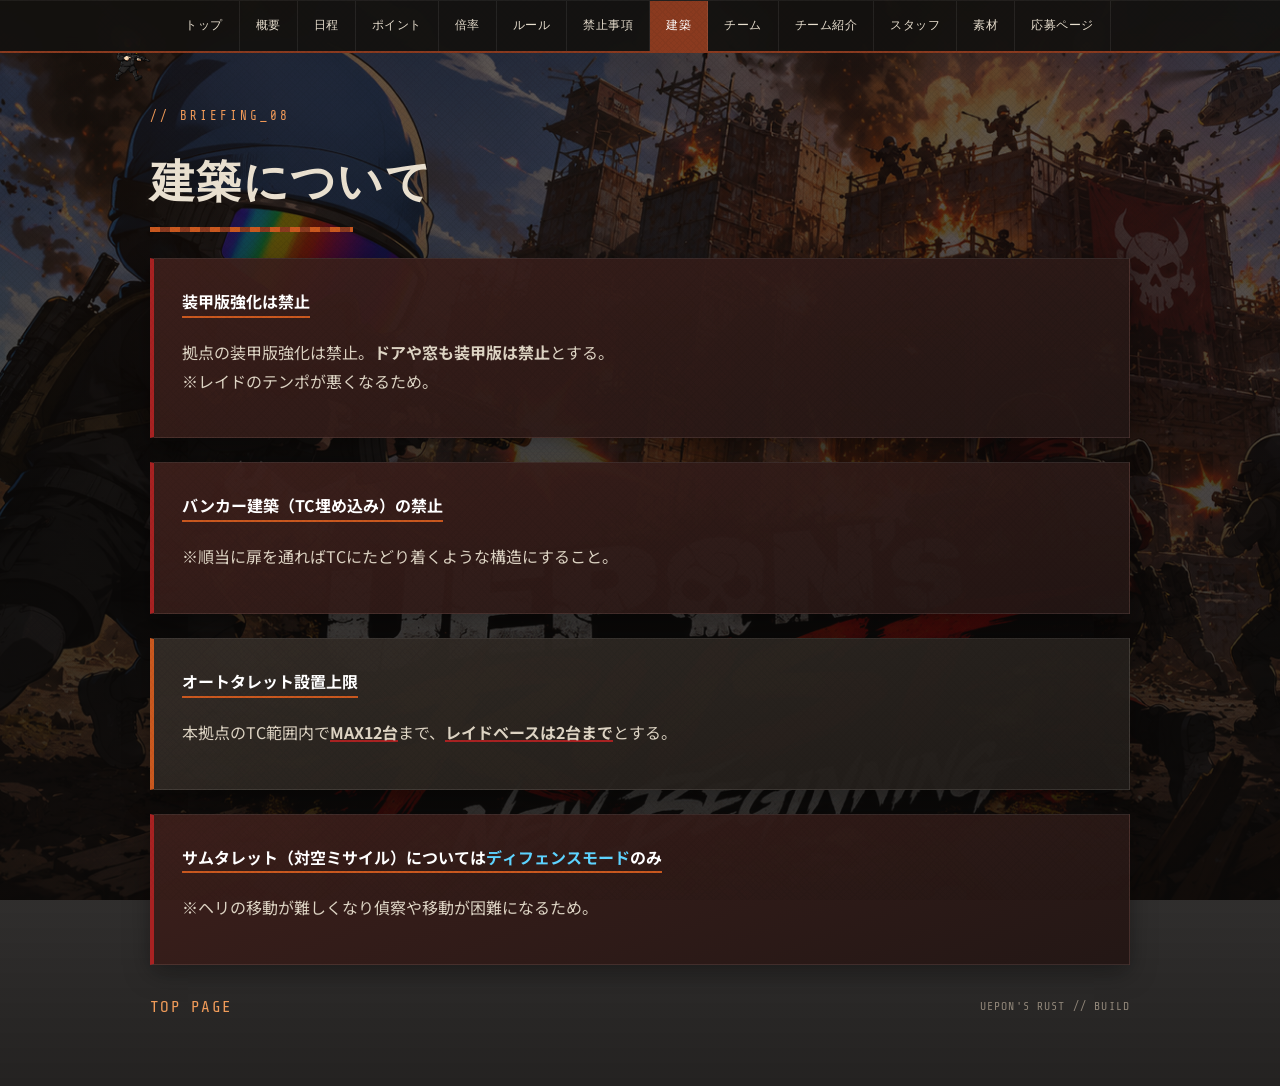
<file: build.html>
<!DOCTYPE html>
<html lang="ja">
<head>
  <meta charset="UTF-8">
  <meta name="viewport" content="width=device-width, initial-scale=1.0">
  <title>建築 | UEPON'S RUST</title>
  <link rel="stylesheet" href="styles.css">
</head>
<body>
  <nav class="site-nav" aria-label="ページナビゲーション">
    <button class="nav-toggle" type="button" aria-expanded="false" aria-controls="site-nav-links" aria-label="メニューを開く">
      <span></span><span></span><span></span>
    </button>
    <div class="nav-links" id="site-nav-links">
      <a href="index.html">トップ</a>
      <a href="overview.html">概要</a>
      <a href="schedule.html">日程</a>
      <a href="points.html">ポイント</a>
      <a href="items.html">倍率</a>
      <a href="repair.html">ルール</a>
      <a href="rules.html">禁止事項</a>
      <a href="build.html" aria-current="page">建築</a>
      <a href="teams.html">チーム</a>
      <a href="team-intro.html">チーム紹介</a>
      <a href="staff.html">スタッフ</a>
      <a href="materials.html">素材</a>
      <a href="detail.html">応募ページ</a>
    </div>
  </nav>
  <main class="content-wrap">
    <header class="page-head">
      <p class="page-tag">// BRIEFING_08</p>
      <h1 class="page-title wave-text">建築について</h1>
    </header>
    <section class="card prohibit">
      <span class="rule-strong">装甲版強化は禁止</span>
      <p class="body-text">拠点の装甲版強化は禁止。<strong>ドアや窓も装甲版は禁止</strong>とする。<br>※レイドのテンポが悪くなるため。</p>
    </section>
    <section class="card prohibit">
      <span class="rule-strong">バンカー建築（TC埋め込み）の禁止</span>
      <p class="body-text">※順当に扉を通ればTCにたどり着くような構造にすること。</p>
    </section>
    <section class="card">
      <span class="rule-strong">オートタレット設置上限</span>
      <p class="body-text">本拠点のTC範囲内で<strong style="text-decoration:underline;text-decoration-color:var(--blood);text-decoration-thickness:2px;">MAX12台</strong>まで、<strong style="text-decoration:underline;text-decoration-color:var(--blood);text-decoration-thickness:2px;">レイドベースは2台まで</strong>とする。</p>
    </section>
    <section class="card prohibit">
      <span class="rule-strong">サムタレット（対空ミサイル）については<span class="wave-text neon-blue">ディフェンスモード</span>のみ</span>
      <p class="body-text">※ヘリの移動が難しくなり偵察や移動が困難になるため。</p>
    </section>
    <footer class="page-footer">
      <a class="back-link" href="index.html">TOP PAGE</a>
      <span class="footer-note">UEPON'S RUST // BUILD</span>
    </footer>
  </main>
  <script src="site.js"></script>
</body>
</html>
</file>
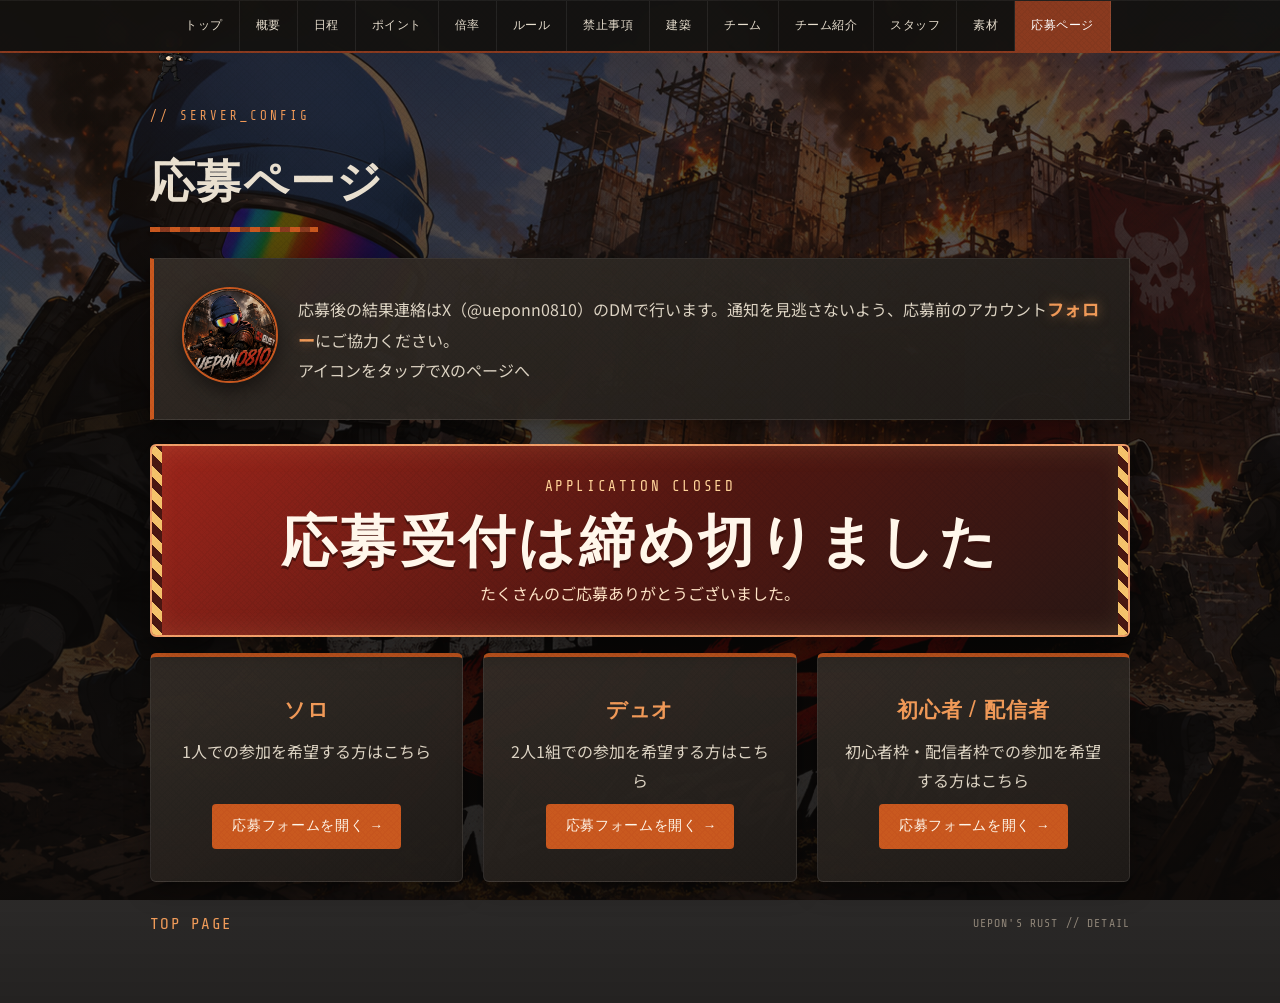
<file: detail.html>
<!DOCTYPE html>
<html lang="ja">
<head>
  <meta charset="UTF-8">
  <meta name="viewport" content="width=device-width, initial-scale=1.0">
  <title>応募ページ | UEPON'S RUST</title>
  <link rel="stylesheet" href="styles.css">
</head>
<body>
  <nav class="site-nav" aria-label="ページナビゲーション">
    <button class="nav-toggle" type="button" aria-expanded="false" aria-controls="site-nav-links" aria-label="メニューを開く">
      <span></span><span></span><span></span>
    </button>
    <div class="nav-links" id="site-nav-links">
      <a href="index.html">トップ</a>
      <a href="overview.html">概要</a>
      <a href="schedule.html">日程</a>
      <a href="points.html">ポイント</a>
      <a href="items.html">倍率</a>
      <a href="repair.html">ルール</a>
      <a href="rules.html">禁止事項</a>
      <a href="build.html">建築</a>
      <a href="teams.html">チーム</a>
      <a href="team-intro.html">チーム紹介</a>
      <a href="staff.html">スタッフ</a>
      <a href="materials.html">素材</a>
      <a href="detail.html" aria-current="page">応募ページ</a>
    </div>
  </nav>
  <main class="content-wrap">
    <header class="page-head">
      <p class="page-tag">// SERVER_CONFIG</p>
      <h1 class="page-title wave-text">応募ページ</h1>
    </header>
    <section class="card credit-card">
      <a href="https://x.com/ueponn0810" target="_blank" rel="noopener noreferrer" aria-label="uepon0810のX（旧Twitter）">
        <img class="staff-icon credit-icon" src="images/image.png" alt="uepon0810">
      </a>
      <p class="body-text credit-text">応募後の結果連絡はX（@ueponn0810）のDMで行います。通知を見逃さないよう、応募前のアカウント<strong class="credit-highlight">フォロー</strong>にご協力ください。<br>アイコンをタップでXのページへ</p>
    </section>
    <section class="application-closed" aria-labelledby="application-closed-title">
      <p class="application-closed-label">APPLICATION CLOSED</p>
      <h2 id="application-closed-title">応募受付は締め切りました</h2>
      <p>たくさんのご応募ありがとうございました。</p>
    </section>
    <section class="apply-grid">
      <a class="apply-card" href="https://docs.google.com/forms/d/e/1FAIpQLSdvBUOaVKyVZKFLznzdGxGQhQuqgrHexVv8iwfgIkII6BomWw/viewform" target="_blank" rel="noopener">
        <h3>ソロ</h3>
        <p>1人での参加を希望する方はこちら</p>
        <span class="apply-card-btn">応募フォームを開く →</span>
      </a>
      <a class="apply-card" href="https://docs.google.com/forms/d/e/1FAIpQLSfI4VsIEU5is7J_K5A9IdsANBz9FNFXt0cmeDTkFGzAHpABIg/viewform" target="_blank" rel="noopener">
        <h3>デュオ</h3>
        <p>2人1組での参加を希望する方はこちら</p>
        <span class="apply-card-btn">応募フォームを開く →</span>
      </a>
      <a class="apply-card" href="https://docs.google.com/forms/d/e/1FAIpQLSciVh-tb5W-Yo8VQEkkQUWAiIVCRdCG4NmJElP8CouzZdhleQ/viewform" target="_blank" rel="noopener">
        <h3>初心者 / 配信者</h3>
        <p>初心者枠・配信者枠での参加を希望する方はこちら</p>
        <span class="apply-card-btn">応募フォームを開く →</span>
      </a>
    </section>
    <footer class="page-footer">
      <a class="back-link" href="index.html">TOP PAGE</a>
      <span class="footer-note">UEPON'S RUST // DETAIL</span>
    </footer>
  </main>
  <script src="site.js"></script>
</body>
</html>
</file>
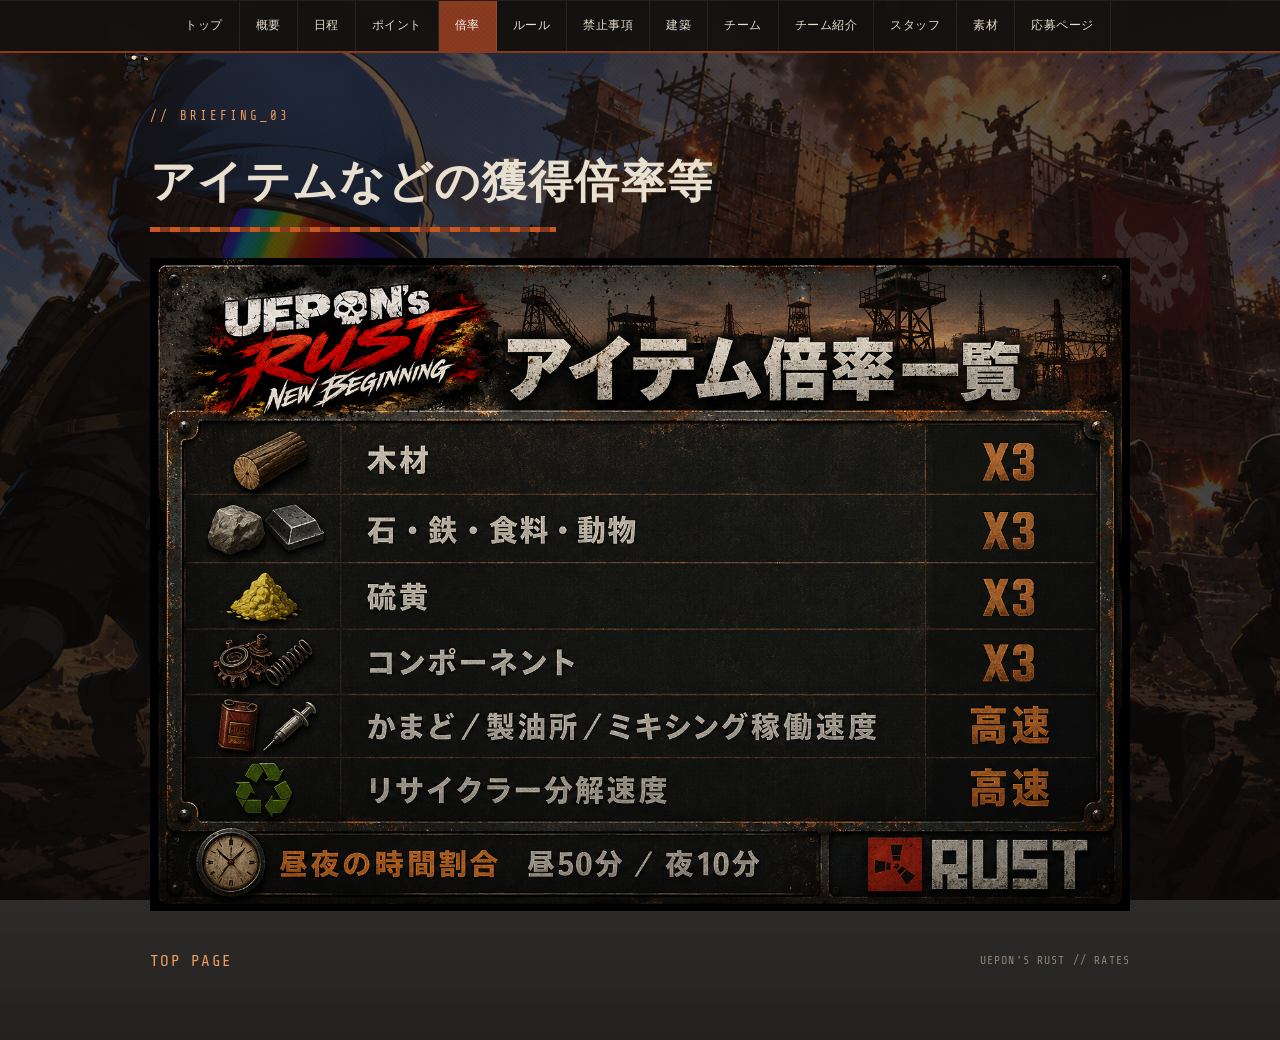
<file: items.html>
<!DOCTYPE html>
<html lang="ja">
<head>
  <meta charset="UTF-8">
  <meta name="viewport" content="width=device-width, initial-scale=1.0">
  <title>倍率 | UEPON'S RUST</title>
  <link rel="stylesheet" href="styles.css">
</head>
<body>
  <nav class="site-nav" aria-label="ページナビゲーション">
    <button class="nav-toggle" type="button" aria-expanded="false" aria-controls="site-nav-links" aria-label="メニューを開く">
      <span></span><span></span><span></span>
    </button>
    <div class="nav-links" id="site-nav-links">
      <a href="index.html">トップ</a>
      <a href="overview.html">概要</a>
      <a href="schedule.html">日程</a>
      <a href="points.html">ポイント</a>
      <a href="items.html" aria-current="page">倍率</a>
      <a href="repair.html">ルール</a>
      <a href="rules.html">禁止事項</a>
      <a href="build.html">建築</a>
      <a href="teams.html">チーム</a>
      <a href="team-intro.html">チーム紹介</a>
      <a href="staff.html">スタッフ</a>
      <a href="materials.html">素材</a>
      <a href="detail.html">応募ページ</a>
    </div>
  </nav>
  <main class="content-wrap">
    <header class="page-head">
      <p class="page-tag">// BRIEFING_03</p>
      <h1 class="page-title wave-text">アイテムなどの獲得倍率等</h1>
    </header>
    <img src="images/72c08efe-a016-4523-9c6c-4c55e468b496.png" alt="アイテム倍率一覧" style="width:100%;">

    <footer class="page-footer">
      <a class="back-link" href="index.html">TOP PAGE</a>
      <span class="footer-note">UEPON'S RUST // RATES</span>
    </footer>
  </main>
  <script src="site.js"></script>
</body>
</html>
</file>
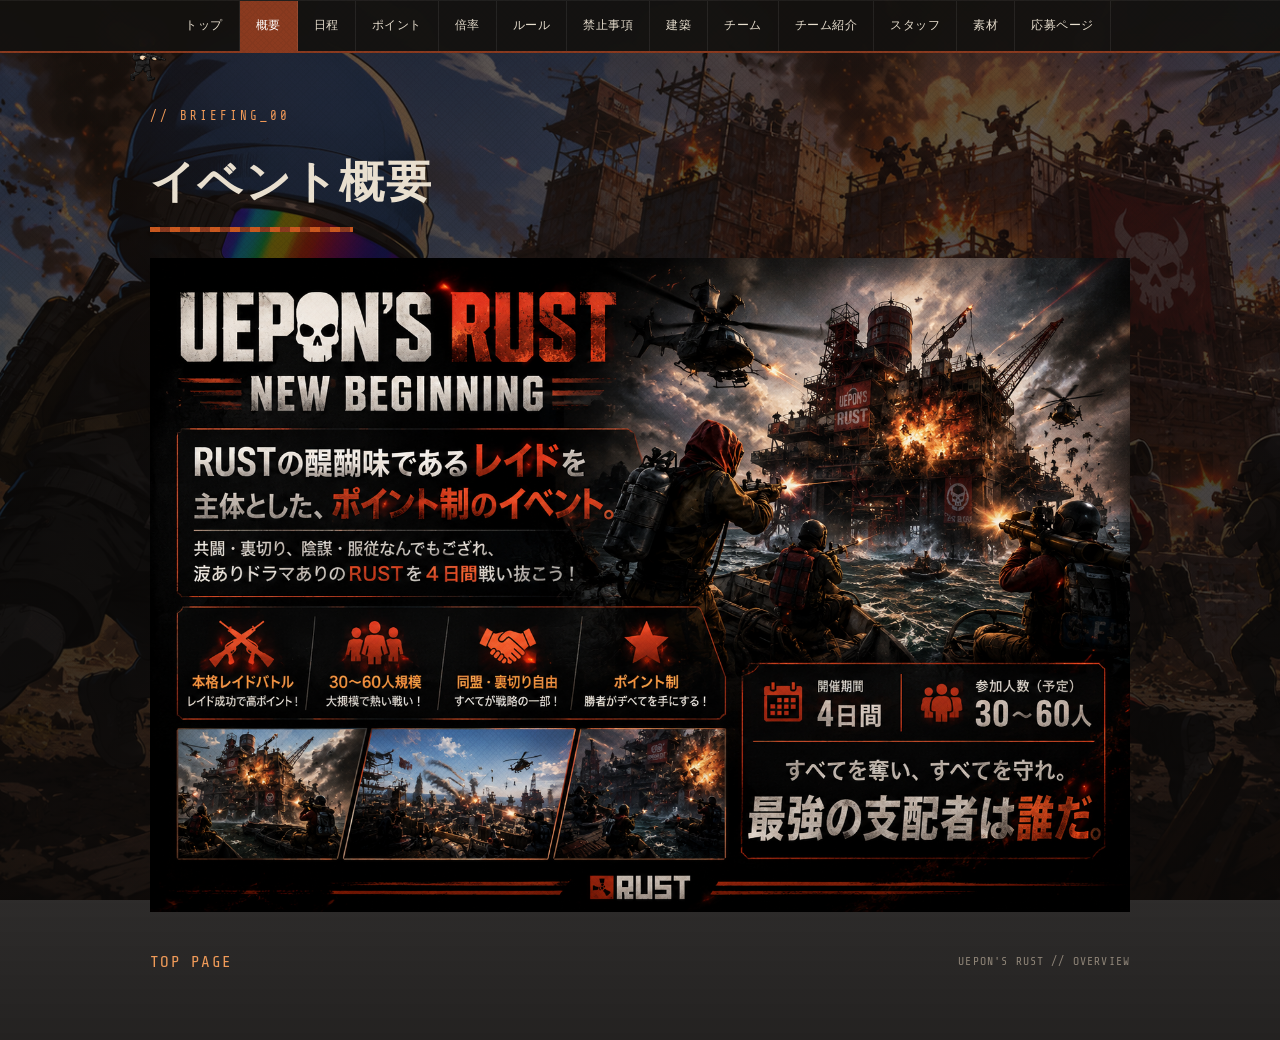
<file: overview.html>
<!DOCTYPE html>
<html lang="ja">
<head>
  <meta charset="UTF-8">
  <meta name="viewport" content="width=device-width, initial-scale=1.0">
  <title>概要 | UEPON'S RUST</title>
  <link rel="stylesheet" href="styles.css">
</head>
<body>
  <nav class="site-nav" aria-label="ページナビゲーション">
    <button class="nav-toggle" type="button" aria-expanded="false" aria-controls="site-nav-links" aria-label="メニューを開く">
      <span></span><span></span><span></span>
    </button>
    <div class="nav-links" id="site-nav-links">
      <a href="index.html">トップ</a>
      <a href="overview.html" aria-current="page">概要</a>
      <a href="schedule.html">日程</a>
      <a href="points.html">ポイント</a>
      <a href="items.html">倍率</a>
      <a href="repair.html">ルール</a>
      <a href="rules.html">禁止事項</a>
      <a href="build.html">建築</a>
      <a href="teams.html">チーム</a>
      <a href="team-intro.html">チーム紹介</a>
      <a href="staff.html">スタッフ</a>
      <a href="materials.html">素材</a>
      <a href="detail.html">応募ページ</a>
    </div>
  </nav>
  <main class="content-wrap">
    <header class="page-head">
      <p class="page-tag">// BRIEFING_00</p>
      <h1 class="page-title wave-text">イベント概要</h1>
    </header>
    <img src="images/e9fb9ddb-e484-4928-8b95-a6d942973f1f.png" alt="イベント概要" style="width:100%;">
    <footer class="page-footer">
      <a class="back-link" href="index.html">TOP PAGE</a>
      <span class="footer-note">UEPON'S RUST // OVERVIEW</span>
    </footer>
  </main>
  <script src="site.js"></script>
</body>
</html>
</file>
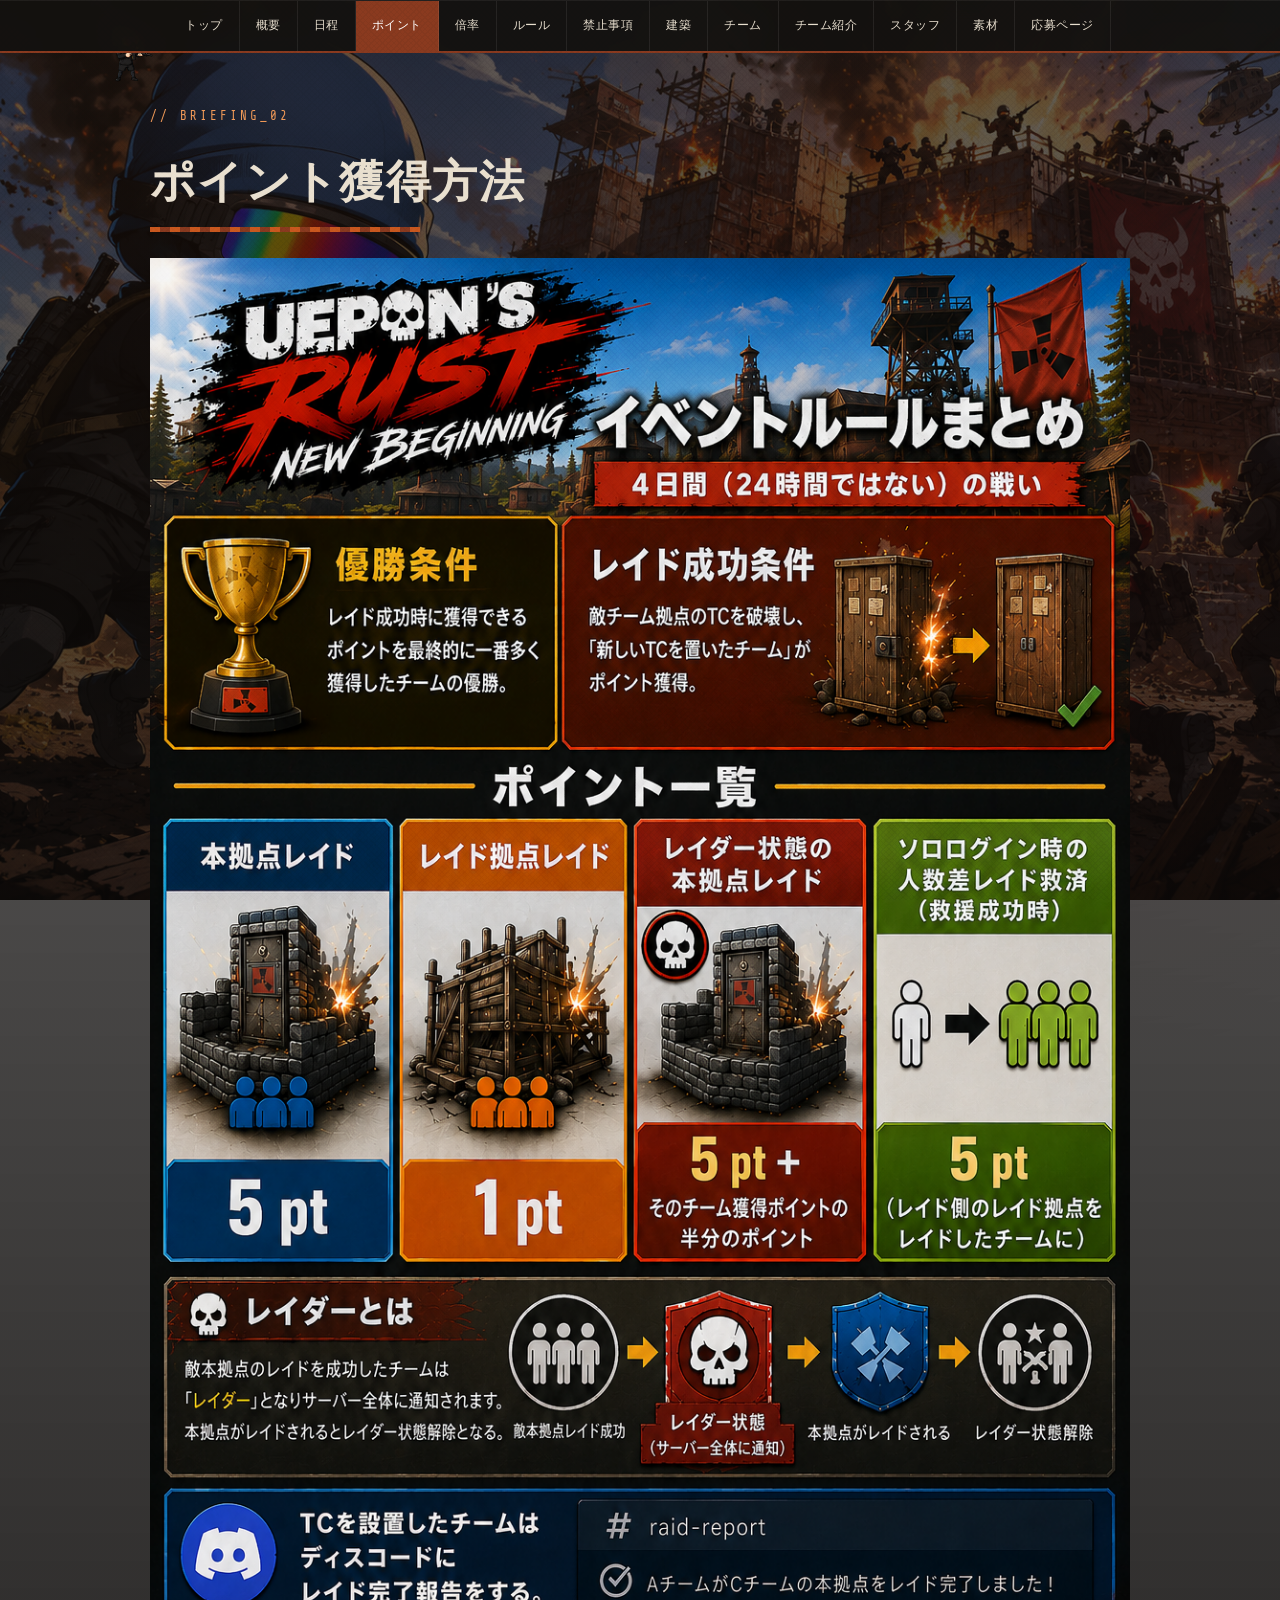
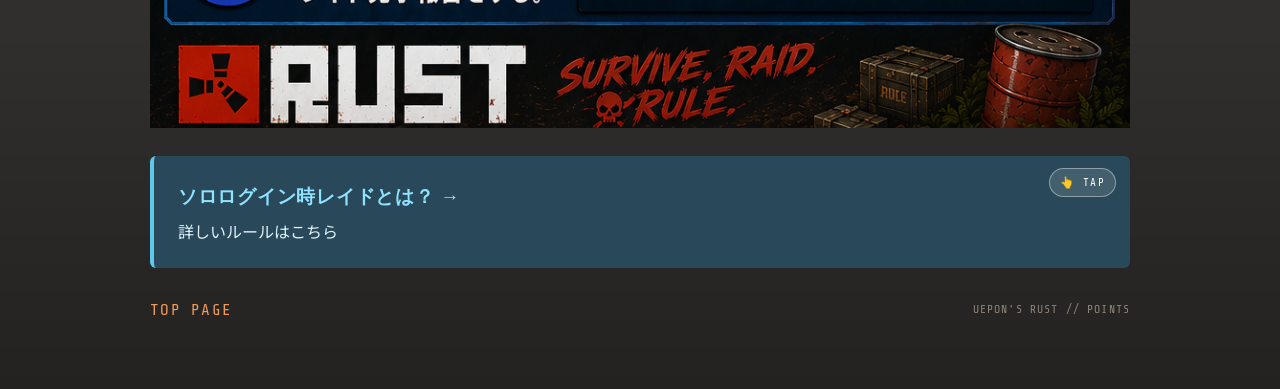
<file: points.html>
<!DOCTYPE html>
<html lang="ja">
<head>
  <meta charset="UTF-8">
  <meta name="viewport" content="width=device-width, initial-scale=1.0">
  <title>ポイント | UEPON'S RUST</title>
  <link rel="stylesheet" href="styles.css">
</head>
<body>
  <nav class="site-nav" aria-label="ページナビゲーション">
    <button class="nav-toggle" type="button" aria-expanded="false" aria-controls="site-nav-links" aria-label="メニューを開く">
      <span></span><span></span><span></span>
    </button>
    <div class="nav-links" id="site-nav-links">
      <a href="index.html">トップ</a>
      <a href="overview.html">概要</a>
      <a href="schedule.html">日程</a>
      <a href="points.html" aria-current="page">ポイント</a>
      <a href="items.html">倍率</a>
      <a href="repair.html">ルール</a>
      <a href="rules.html">禁止事項</a>
      <a href="build.html">建築</a>
      <a href="teams.html">チーム</a>
      <a href="team-intro.html">チーム紹介</a>
      <a href="staff.html">スタッフ</a>
      <a href="materials.html">素材</a>
      <a href="detail.html">応募ページ</a>
    </div>
  </nav>
  <main class="content-wrap">
    <header class="page-head">
      <p class="page-tag">// BRIEFING_02</p>
      <h1 class="page-title wave-text">ポイント獲得方法</h1>
    </header>
    <img src="images/7b16b026-3f58-4e4a-96c2-50368cde601c.png" alt="イベントルールまとめ" style="width:100%;">
    <a href="repair.html#solo-raid" class="solo-raid-link">
      <span class="tap-badge" aria-hidden="true">👆 TAP</span>
      <h3>ソロログイン時レイドとは？ <span class="solo-raid-arrow" aria-hidden="true">→</span></h3>
      <p>詳しいルールはこちら</p>
    </a>
    <footer class="page-footer">
      <a class="back-link" href="index.html">TOP PAGE</a>
      <span class="footer-note">UEPON'S RUST // POINTS</span>
    </footer>
  </main>
  <script src="site.js"></script>
</body>
</html>
</file>
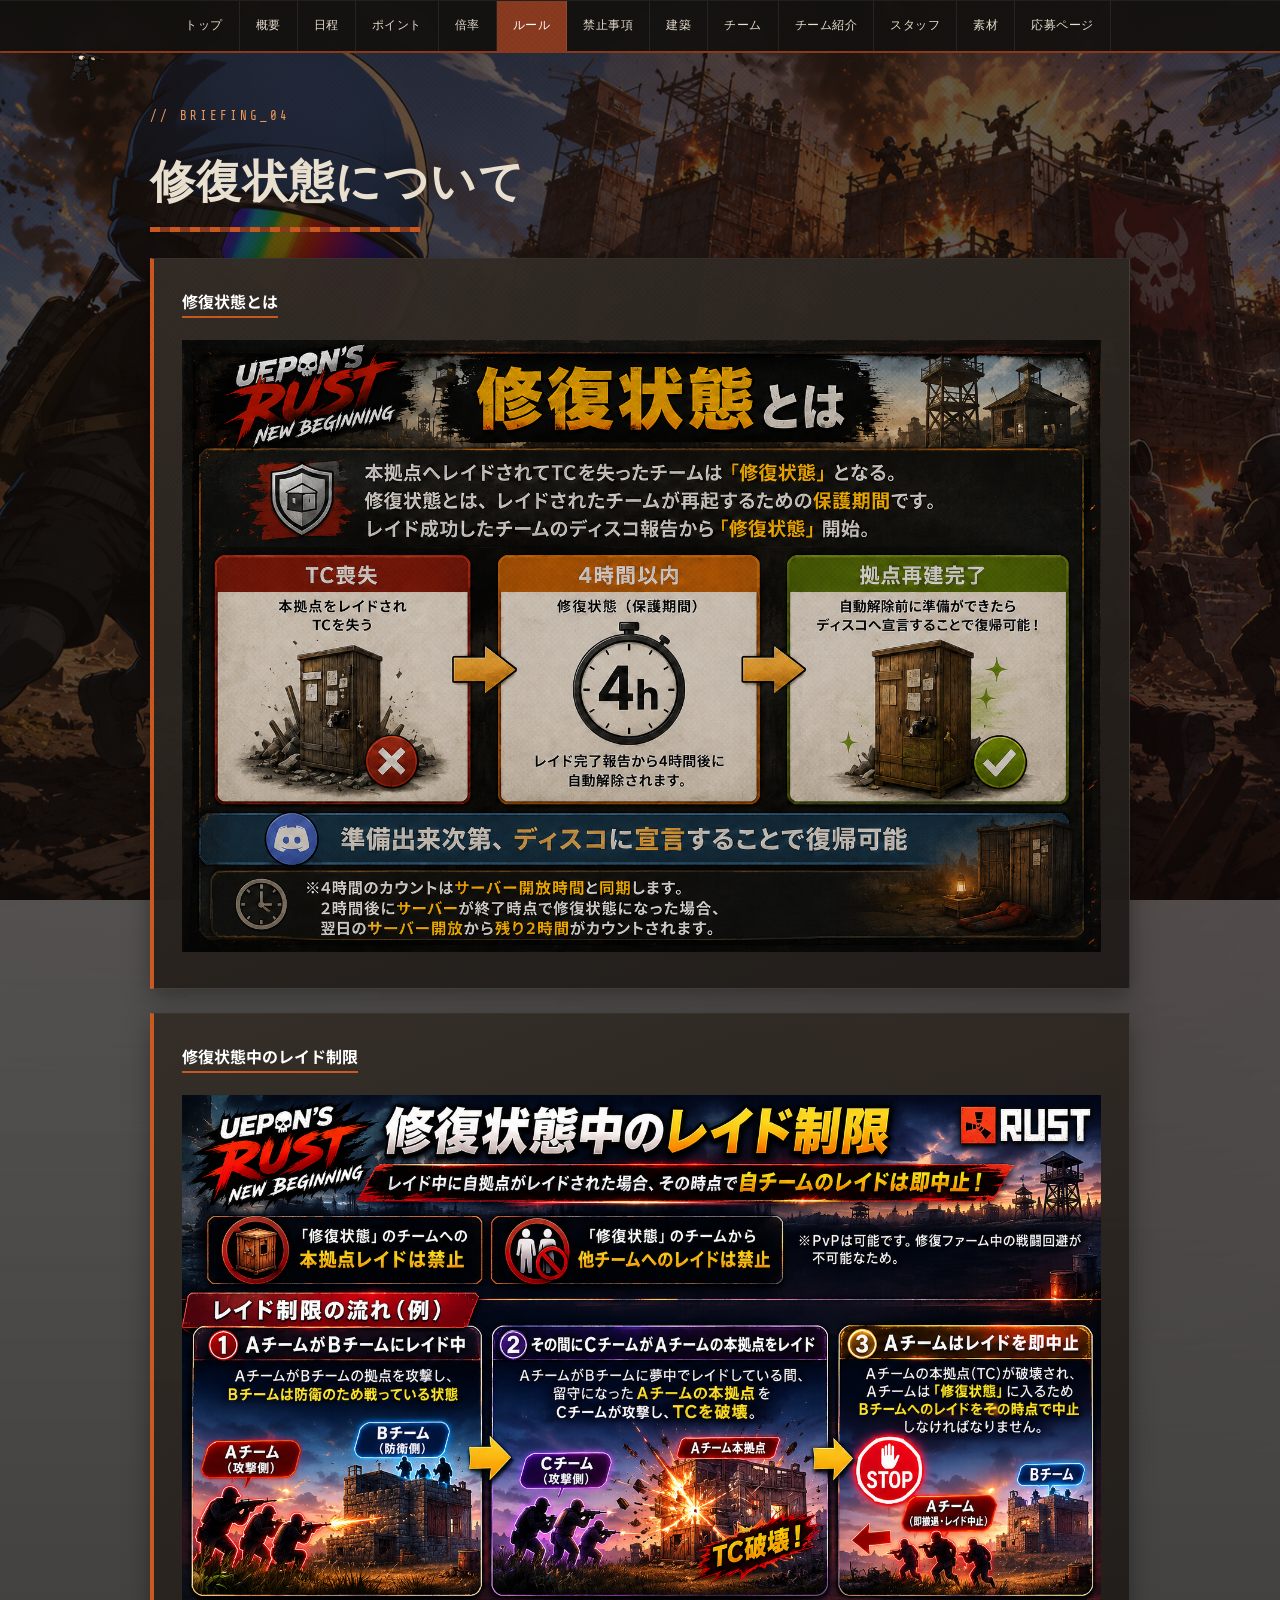
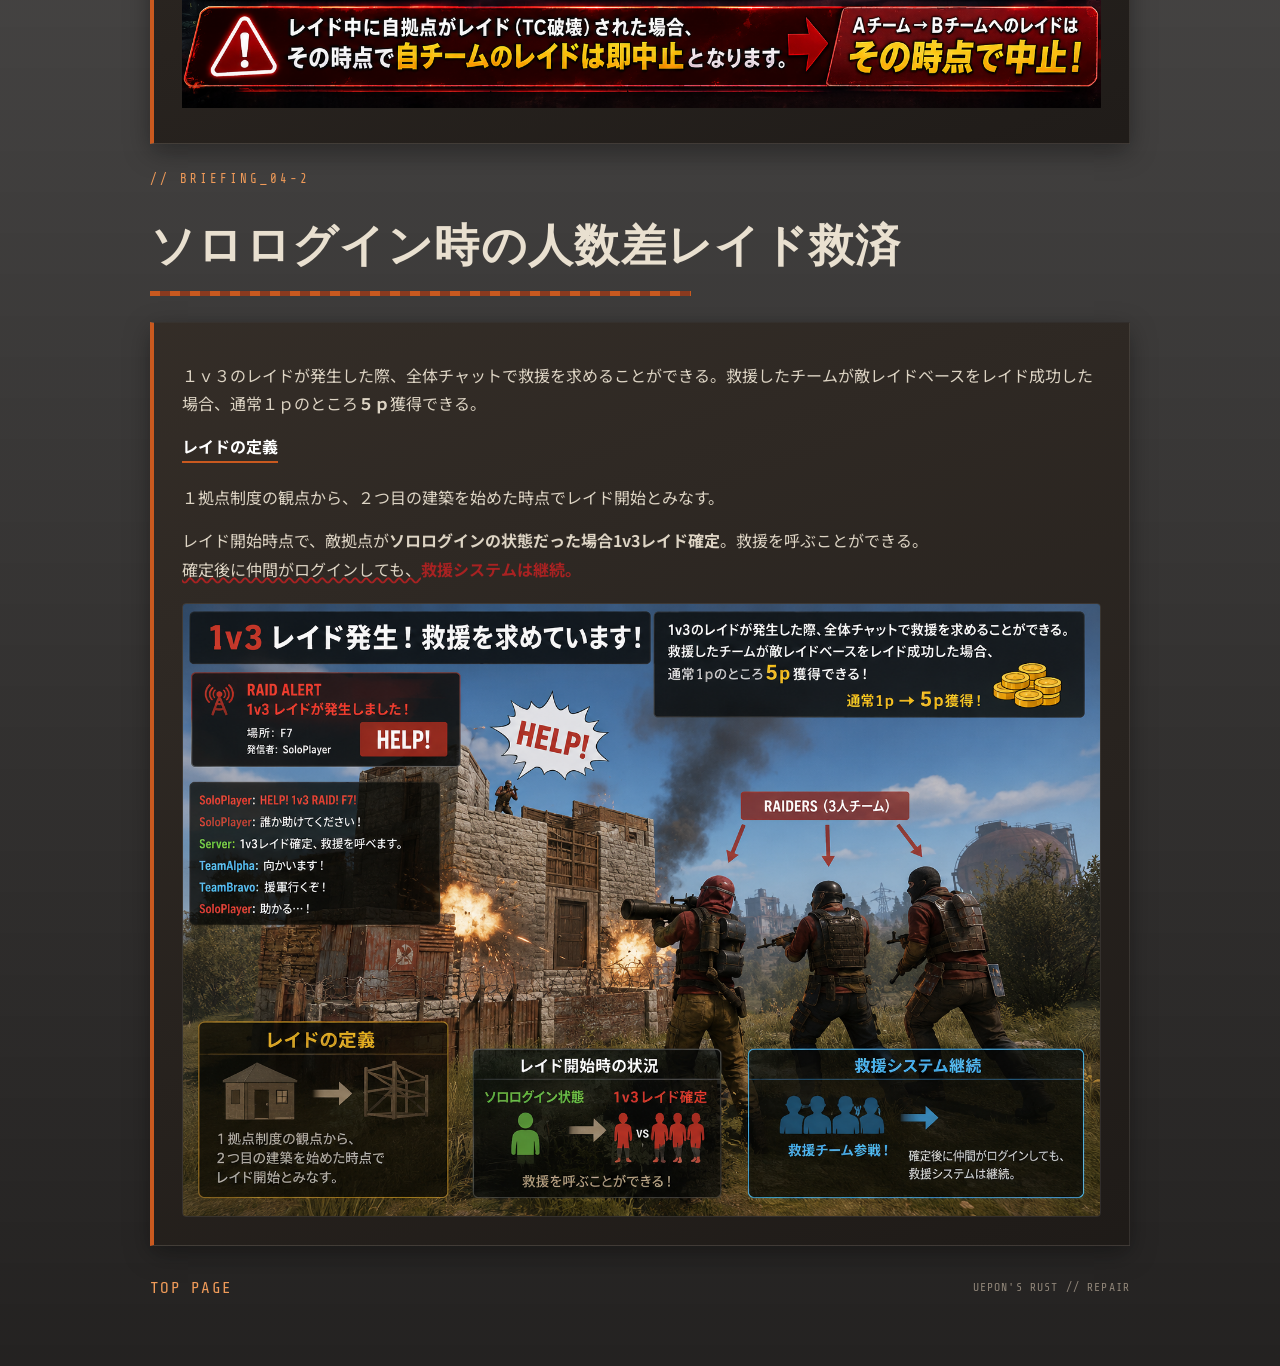
<file: repair.html>
<!DOCTYPE html>
<html lang="ja">
<head>
  <meta charset="UTF-8">
  <meta name="viewport" content="width=device-width, initial-scale=1.0">
  <title>修復ルール | UEPON'S RUST</title>
  <link rel="stylesheet" href="styles.css">
</head>
<body>
  <nav class="site-nav" aria-label="ページナビゲーション">
    <button class="nav-toggle" type="button" aria-expanded="false" aria-controls="site-nav-links" aria-label="メニューを開く">
      <span></span><span></span><span></span>
    </button>
    <div class="nav-links" id="site-nav-links">
      <a href="index.html">トップ</a>
      <a href="overview.html">概要</a>
      <a href="schedule.html">日程</a>
      <a href="points.html">ポイント</a>
      <a href="items.html">倍率</a>
      <a href="repair.html" aria-current="page">ルール</a>
      <a href="rules.html">禁止事項</a>
      <a href="build.html">建築</a>
      <a href="teams.html">チーム</a>
      <a href="team-intro.html">チーム紹介</a>
      <a href="staff.html">スタッフ</a>
      <a href="materials.html">素材</a>
      <a href="detail.html">応募ページ</a>
    </div>
  </nav>
  <main class="content-wrap">
    <header class="page-head">
      <p class="page-tag">// BRIEFING_04</p>
      <h1 class="page-title wave-text">修復状態について</h1>
    </header>
    <section class="card">
      <span class="rule-strong">修復状態とは</span>
      <img src="images/4375fd8a-a675-4c5c-8478-cbc4f2843568.png" alt="修復状態とは" style="width:100%;margin-top:12px;">
    </section>
    <section class="card">
      <span class="rule-strong">修復状態中のレイド制限</span>
      <img src="images/f946d5c3-fb66-4e26-88d4-5dd76dc6d696.png" alt="修復状態中のレイド制限" style="width:100%;margin-top:12px;">
    </section>
    <header class="page-head" id="solo-raid">
      <p class="page-tag">// BRIEFING_04-2</p>
      <h2 class="page-title wave-text">ソロログイン時の人数差レイド救済</h2>
    </header>
    <section class="card">
      <p class="body-text">１ｖ３のレイドが発生した際、全体チャットで救援を求めることができる。救援したチームが敵レイドベースをレイド成功した場合、通常１ｐのところ<strong>５ｐ</strong>獲得できる。</p>
      <span class="rule-strong">レイドの定義</span>
      <p class="body-text">１拠点制度の観点から、２つ目の建築を始めた時点でレイド開始とみなす。</p>
      <p class="body-text">レイド開始時点で、敵拠点が<strong>ソロログインの状態だった場合1v3レイド確定</strong>。救援を呼ぶことができる。<br><span style="text-decoration:underline wavy var(--blood);text-decoration-thickness:2px;">確定後に仲間がログインしても、</span><strong style="color:var(--blood);">救援システムは継続。</strong></p>
      <div class="image-row">
        <img src="images/f11967c8-2e38-4ce8-abcf-dda4c005809d.png" alt="ソログイン時の人数差レイド救済" style="width:100%;">
      </div>
    </section>
    <footer class="page-footer">
      <a class="back-link" href="index.html">TOP PAGE</a>
      <span class="footer-note">UEPON'S RUST // REPAIR</span>
    </footer>
  </main>
  <script src="site.js"></script>
</body>
</html>
</file>
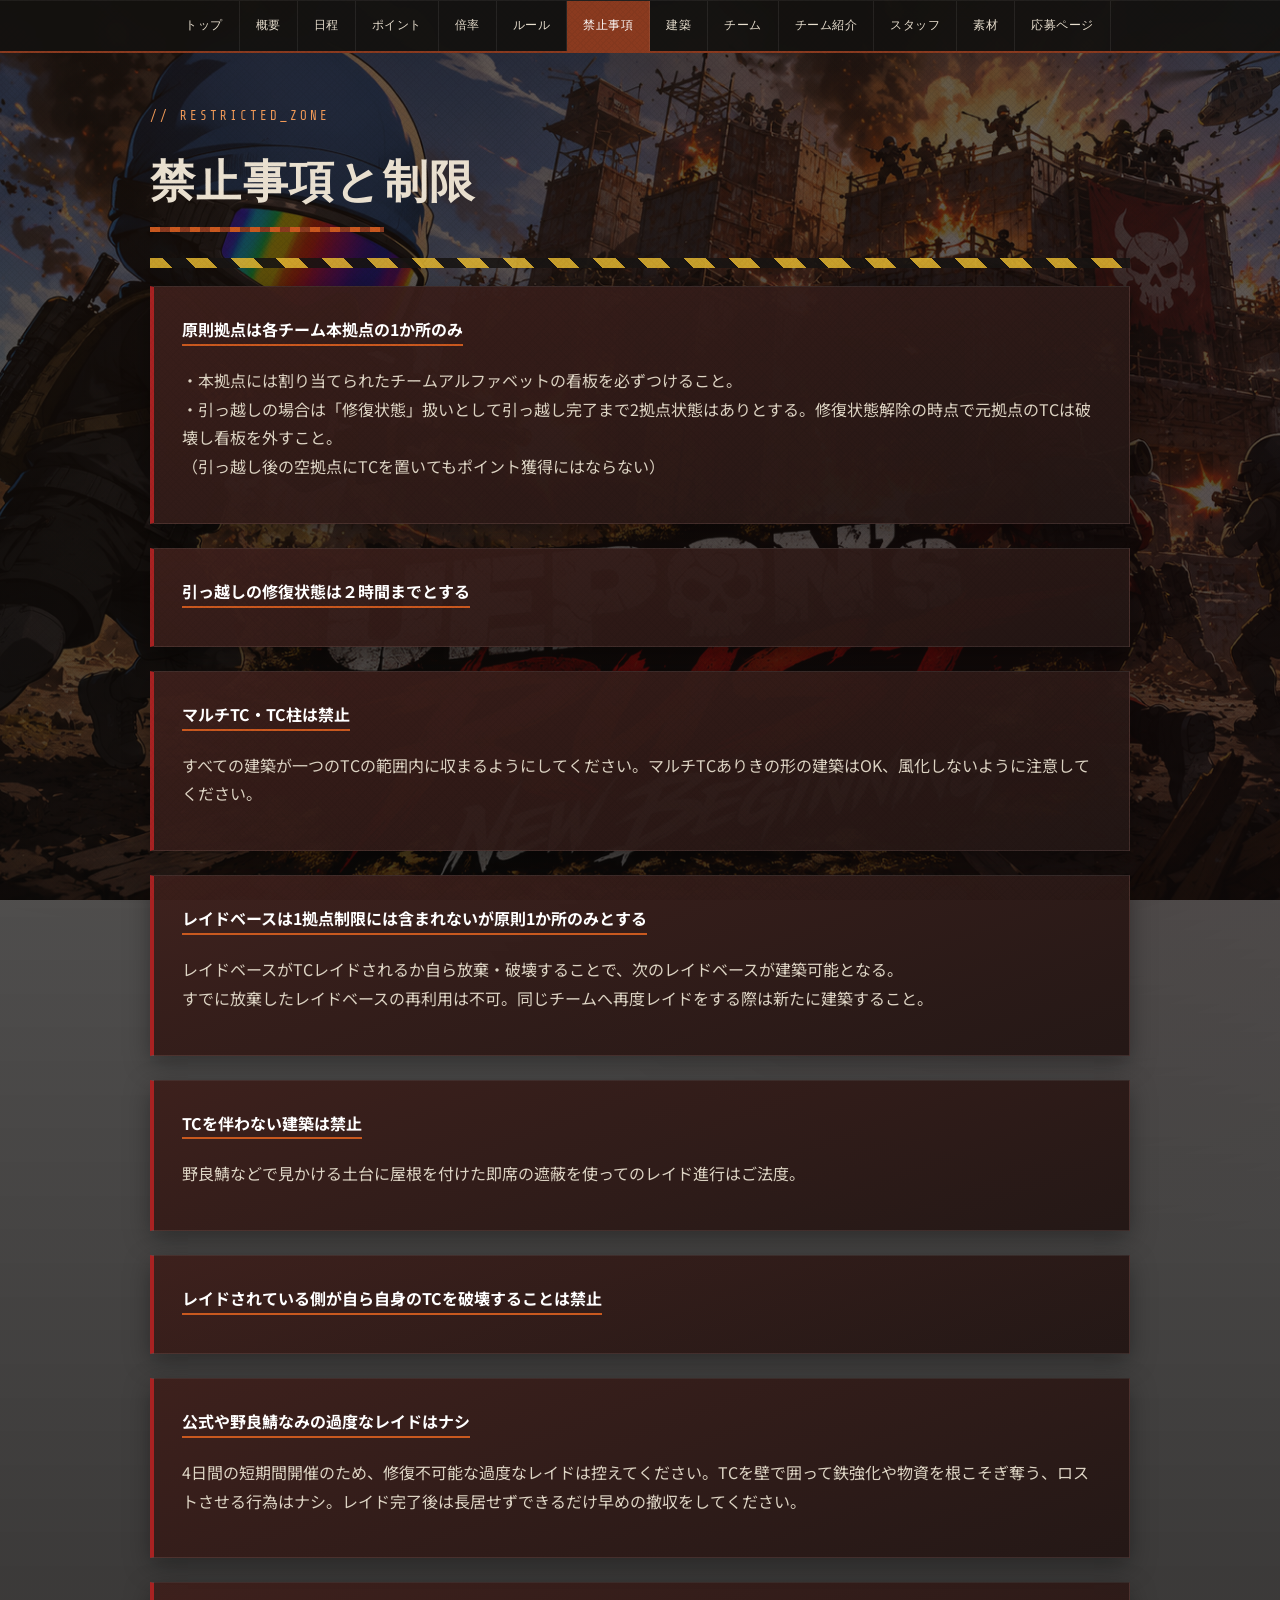
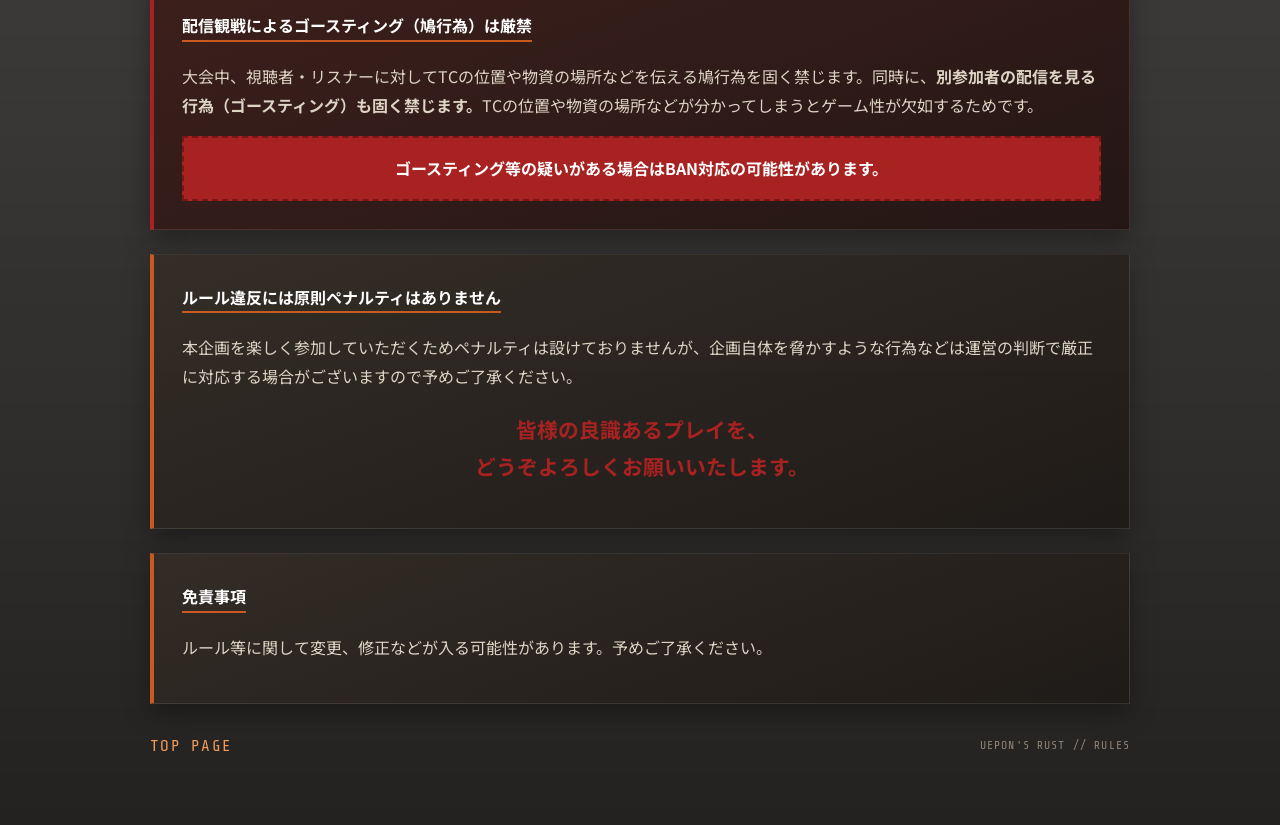
<file: rules.html>
<!DOCTYPE html>
<html lang="ja">
<head>
  <meta charset="UTF-8">
  <meta name="viewport" content="width=device-width, initial-scale=1.0">
  <title>禁止事項 | UEPON'S RUST</title>
  <link rel="stylesheet" href="styles.css">
</head>
<body>
  <nav class="site-nav" aria-label="ページナビゲーション">
    <button class="nav-toggle" type="button" aria-expanded="false" aria-controls="site-nav-links" aria-label="メニューを開く">
      <span></span><span></span><span></span>
    </button>
    <div class="nav-links" id="site-nav-links">
      <a href="index.html">トップ</a>
      <a href="overview.html">概要</a>
      <a href="schedule.html">日程</a>
      <a href="points.html">ポイント</a>
      <a href="items.html">倍率</a>
      <a href="repair.html">ルール</a>
      <a href="rules.html" aria-current="page">禁止事項</a>
      <a href="build.html">建築</a>
      <a href="teams.html">チーム</a>
      <a href="team-intro.html">チーム紹介</a>
      <a href="staff.html">スタッフ</a>
      <a href="materials.html">素材</a>
      <a href="detail.html">応募ページ</a>
    </div>
  </nav>
  <main class="content-wrap">
    <header class="page-head">
      <p class="page-tag">// RESTRICTED_ZONE</p>
      <h1 class="page-title wave-text">禁止事項と制限</h1>
    </header>
    <div class="warn-band"></div>
    <section class="card prohibit">
      <span class="rule-strong">原則拠点は各チーム本拠点の1か所のみ</span>
      <p class="body-text">・本拠点には割り当てられたチームアルファベットの看板を必ずつけること。<br>・引っ越しの場合は「修復状態」扱いとして引っ越し完了まで2拠点状態はありとする。修復状態解除の時点で元拠点のTCは破壊し看板を外すこと。<br>（引っ越し後の空拠点にTCを置いてもポイント獲得にはならない）</p>
    </section>
    <section class="card prohibit">
      <span class="rule-strong">引っ越しの修復状態は２時間までとする</span>
    </section>
    <section class="card prohibit">
      <span class="rule-strong">マルチTC・TC柱は禁止</span>
      <p class="body-text">すべての建築が一つのTCの範囲内に収まるようにしてください。マルチTCありきの形の建築はOK、風化しないように注意してください。</p>
    </section>
    <section class="card prohibit">
      <span class="rule-strong">レイドベースは1拠点制限には含まれないが原則1か所のみとする</span>
      <p class="body-text">レイドベースがTCレイドされるか自ら放棄・破壊することで、次のレイドベースが建築可能となる。<br>すでに放棄したレイドベースの再利用は不可。同じチームへ再度レイドをする際は新たに建築すること。</p>
    </section>
    <section class="card prohibit">
      <span class="rule-strong">TCを伴わない建築は禁止</span>
      <p class="body-text">野良鯖などで見かける土台に屋根を付けた即席の遮蔽を使ってのレイド進行はご法度。</p>
    </section>
    <section class="card prohibit">
      <span class="rule-strong">レイドされている側が自ら自身のTCを破壊することは禁止</span>
    </section>
    <section class="card prohibit">
      <span class="rule-strong">公式や野良鯖なみの過度なレイドはナシ</span>
      <p class="body-text">4日間の短期間開催のため、修復不可能な過度なレイドは控えてください。TCを壁で囲って鉄強化や物資を根こそぎ奪う、ロストさせる行為はナシ。レイド完了後は長居せずできるだけ早めの撤収をしてください。</p>
    </section>
    <section class="card prohibit">
      <span class="rule-strong">配信観戦によるゴースティング（鳩行為）は厳禁</span>
      <p class="body-text">大会中、視聴者・リスナーに対してTCの位置や物資の場所などを伝える鳩行為を固く禁じます。同時に、<strong>別参加者の配信を見る行為（ゴースティング）も固く禁じます。</strong>TCの位置や物資の場所などが分かってしまうとゲーム性が欠如するためです。</p>
      <div class="callout" style="background:var(--blood);color:#fff;border-color:#7a1616;text-align:center;">ゴースティング等の疑いがある場合はBAN対応の可能性があります。</div>
    </section>
    <section class="card">
      <span class="rule-strong">ルール違反には原則ペナルティはありません</span>
      <p class="body-text">本企画を楽しく参加していただくためペナルティは設けておりませんが、企画自体を脅かすような行為などは運営の判断で厳正に対応する場合がございますので予めご了承ください。</p>
      <p class="body-text" style="text-align:center;margin-top:20px;font-size:1.3rem;font-weight:700;color:var(--blood);">皆様の良識あるプレイを、<br>どうぞよろしくお願いいたします。</p>
    </section>
    <section class="card">
      <span class="rule-strong">免責事項</span>
      <p class="body-text">ルール等に関して変更、修正などが入る可能性があります。予めご了承ください。</p>
    </section>
    <footer class="page-footer">
      <a class="back-link" href="index.html">TOP PAGE</a>
      <span class="footer-note">UEPON'S RUST // RULES</span>
    </footer>
  </main>
  <script src="site.js"></script>
</body>
</html>
</file>
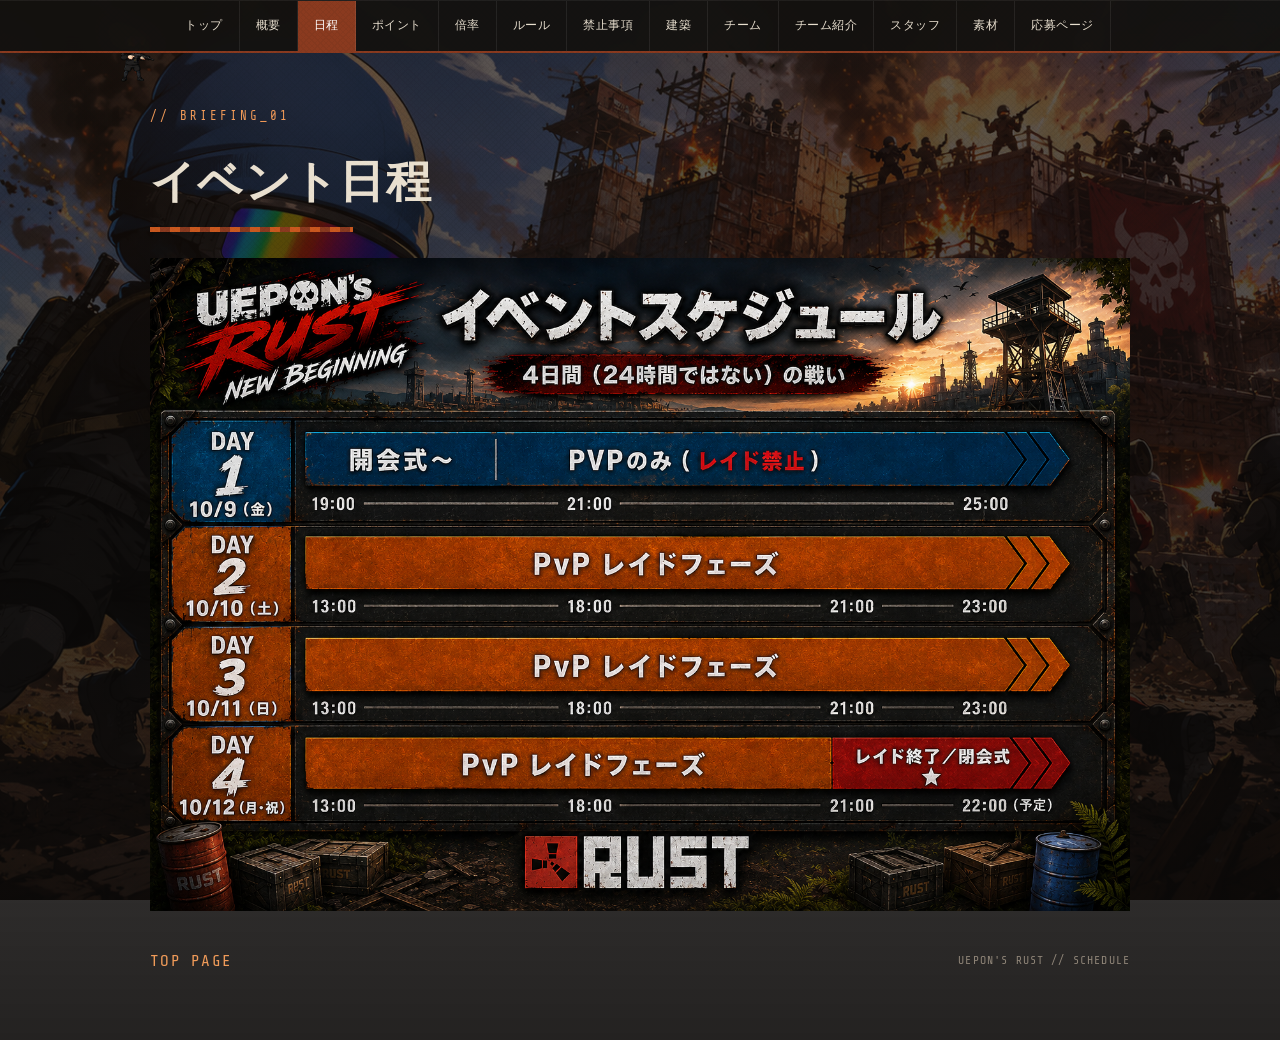
<file: schedule.html>
<!DOCTYPE html>
<html lang="ja">
<head>
  <meta charset="UTF-8">
  <meta name="viewport" content="width=device-width, initial-scale=1.0">
  <title>日程 | UEPON'S RUST</title>
  <link rel="stylesheet" href="styles.css">
</head>
<body>
  <nav class="site-nav" aria-label="ページナビゲーション">
    <button class="nav-toggle" type="button" aria-expanded="false" aria-controls="site-nav-links" aria-label="メニューを開く">
      <span></span><span></span><span></span>
    </button>
    <div class="nav-links" id="site-nav-links">
      <a href="index.html">トップ</a>
      <a href="overview.html">概要</a>
      <a href="schedule.html" aria-current="page">日程</a>
      <a href="points.html">ポイント</a>
      <a href="items.html">倍率</a>
      <a href="repair.html">ルール</a>
      <a href="rules.html">禁止事項</a>
      <a href="build.html">建築</a>
      <a href="teams.html">チーム</a>
      <a href="team-intro.html">チーム紹介</a>
      <a href="staff.html">スタッフ</a>
      <a href="materials.html">素材</a>
      <a href="detail.html">応募ページ</a>
    </div>
  </nav>
  <main class="content-wrap">
    <header class="page-head">
      <p class="page-tag">// BRIEFING_01</p>
      <h1 class="page-title wave-text">イベント日程</h1>
    </header>
    <img src="images/9f05ed21-6fa3-4f83-8483-6bb0df52298f.png" alt="イベントスケジュール" style="width:100%;">
    <footer class="page-footer">
      <a class="back-link" href="index.html">TOP PAGE</a>
      <span class="footer-note">UEPON'S RUST // SCHEDULE</span>
    </footer>
  </main>
  <script src="site.js"></script>
</body>
</html>
</file>
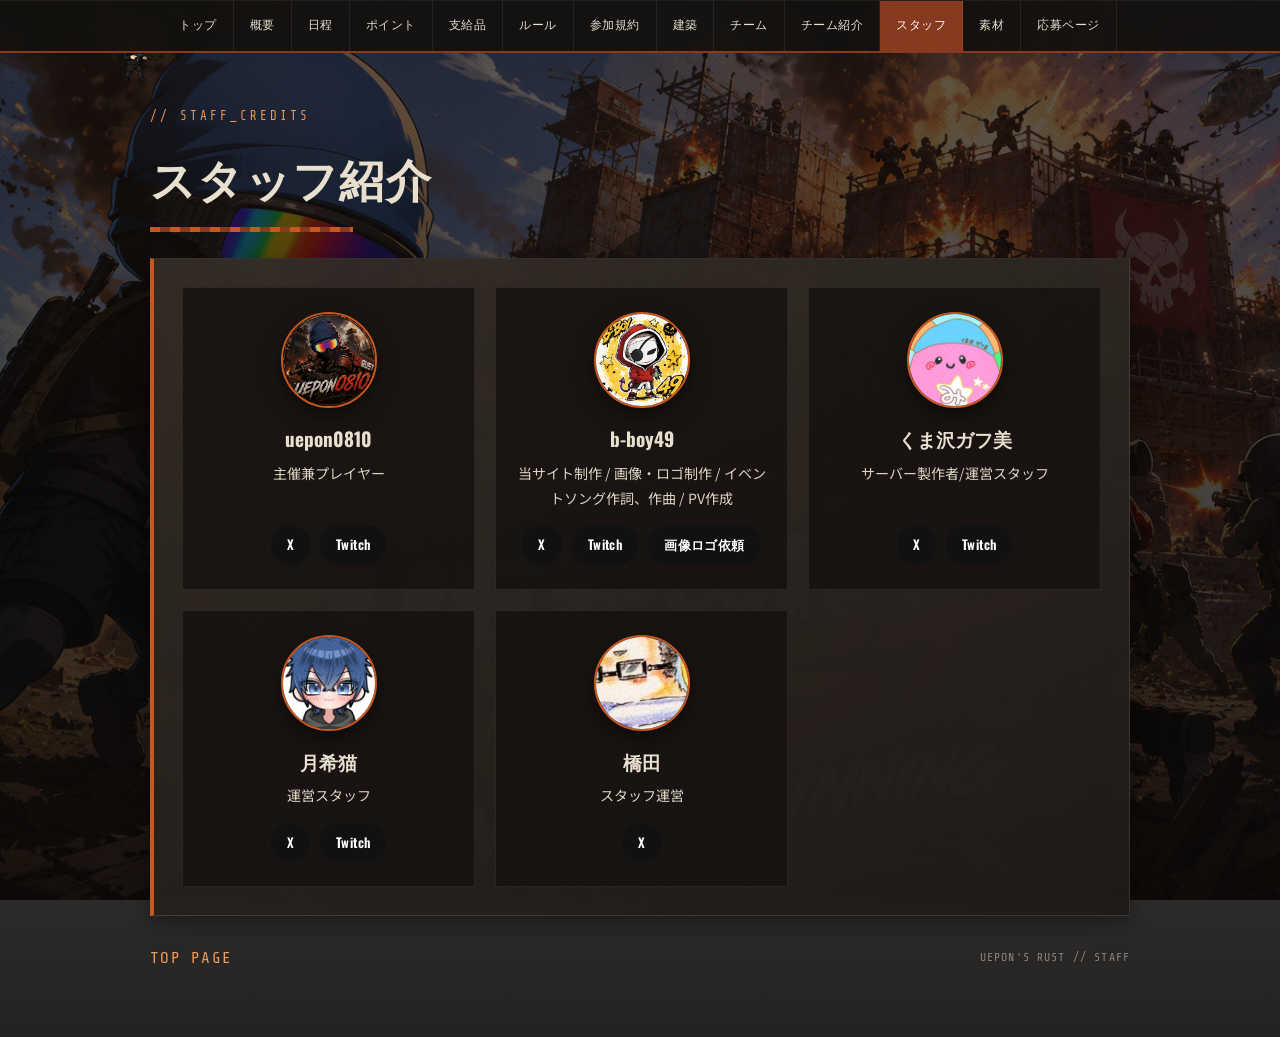
<file: staff.html>
<!DOCTYPE html>
<html lang="ja">
<head>
  <meta charset="UTF-8">
  <meta name="viewport" content="width=device-width, initial-scale=1.0">
  <title>スタッフ | UEPON'S RUST</title>
  <link rel="stylesheet" href="styles.css">
</head>
<body>
  <nav class="site-nav" aria-label="ページナビゲーション">
    <button class="nav-toggle" type="button" aria-expanded="false" aria-controls="site-nav-links" aria-label="メニューを開く">
      <span></span><span></span><span></span>
    </button>
    <div class="nav-links" id="site-nav-links">
      <a href="index.html">トップ</a>
      <a href="overview.html">概要</a>
      <a href="schedule.html">日程</a>
      <a href="points.html">ポイント</a>
      <a href="items.html">支給品</a>
      <a href="repair.html">ルール</a>
      <a href="rules.html">参加規約</a>
      <a href="build.html">建築</a>
      <a href="teams.html">チーム</a>
      <a href="team-intro.html">チーム紹介</a>
      <a href="staff.html" aria-current="page">スタッフ</a>
      <a href="materials.html">素材</a>
      <a href="detail.html">応募ページ</a>
    </div>
  </nav>
  <main class="content-wrap">
    <header class="page-head">
      <p class="page-tag">// STAFF_CREDITS</p>
      <h1 class="page-title wave-text">スタッフ紹介</h1>
    </header>
    <section class="card">
      <div class="staff-grid">
        <div class="staff-card">
          <img class="staff-icon" src="images/image.png" alt="uepon0810">
          <h3 class="staff-name">uepon0810</h3>
          <p class="staff-role">主催兼プレイヤー</p>
          <div class="staff-links">
            <a class="staff-link" href="https://x.com/ueponn0810" target="_blank" rel="noopener noreferrer" aria-label="uepon0810のX（旧Twitter）">X</a>
            <a class="staff-link" href="https://www.twitch.tv/uepon0810" target="_blank" rel="noopener noreferrer">Twitch</a>
          </div>
        </div>
        <div class="staff-card">
          <img class="staff-icon" src="images/content02 - コピー.png" alt="b-boy49">
          <h3 class="staff-name">b-boy49</h3>
          <p class="staff-role">当サイト制作 / 画像・ロゴ制作 / イベントソング作詞、作曲 / PV作成</p>
          <div class="staff-links">
            <a class="staff-link" href="https://x.com/bboy4848" target="_blank" rel="noopener noreferrer" aria-label="b-boy49のX（旧Twitter）">X</a>
            <a class="staff-link" href="https://t.co/PwKArs8fPF" target="_blank" rel="noopener noreferrer">Twitch</a>
            <a class="staff-link" href="https://t.co/jvNTHiFdwa" target="_blank" rel="noopener noreferrer">画像ロゴ依頼</a>
          </div>
        </div>
        <div class="staff-card">
          <img class="staff-icon" src="images/-iv39c1w_400x400.jpg" alt="くま沢ガフ美">
          <h3 class="staff-name">くま沢ガフ美</h3>
          <p class="staff-role">サーバー製作者/運営スタッフ</p>
          <div class="staff-links">
            <a class="staff-link" href="https://x.com/gahumi_ys" target="_blank" rel="noopener noreferrer" aria-label="くま沢ガフ美のX（旧Twitter）">X</a>
            <a class="staff-link" href="https://www.twitch.tv/gahu3" target="_blank" rel="noopener noreferrer">Twitch</a>
          </div>
        </div>
        <div class="staff-card">
          <img class="staff-icon" src="images/2jvP8kJY_400x400aa.jpg" alt="月希猫">
          <h3 class="staff-name">月希猫</h3>
          <p class="staff-role">運営スタッフ</p>
          <div class="staff-links">
            <a class="staff-link" href="https://x.com/TsukinekoGames" target="_blank" rel="noopener noreferrer" aria-label="月希猫のX（旧Twitter）">X</a>
            <a class="staff-link" href="https://www.twitch.tv/tsukinekogames" target="_blank" rel="noopener noreferrer">Twitch</a>
          </div>
        </div>
        <div class="staff-card">
          <img class="staff-icon" src="images/1500x500.jpg" alt="橋田">
          <h3 class="staff-name">橋田</h3>
          <p class="staff-role">スタッフ運営</p>
          <div class="staff-links">
            <a class="staff-link" href="https://x.com/H24Yuma" target="_blank" rel="noopener noreferrer" aria-label="橋田のX（旧Twitter）">X</a>
          </div>
        </div>
        <!-- スタッフを追加する場合は、この .staff-card ブロックをコピーして増やしてください -->
      </div>
    </section>
    <footer class="page-footer">
      <a class="back-link" href="index.html">TOP PAGE</a>
      <span class="footer-note">UEPON'S RUST // STAFF</span>
    </footer>
  </main>
  <script src="site.js"></script>
</body>
</html>
</file>
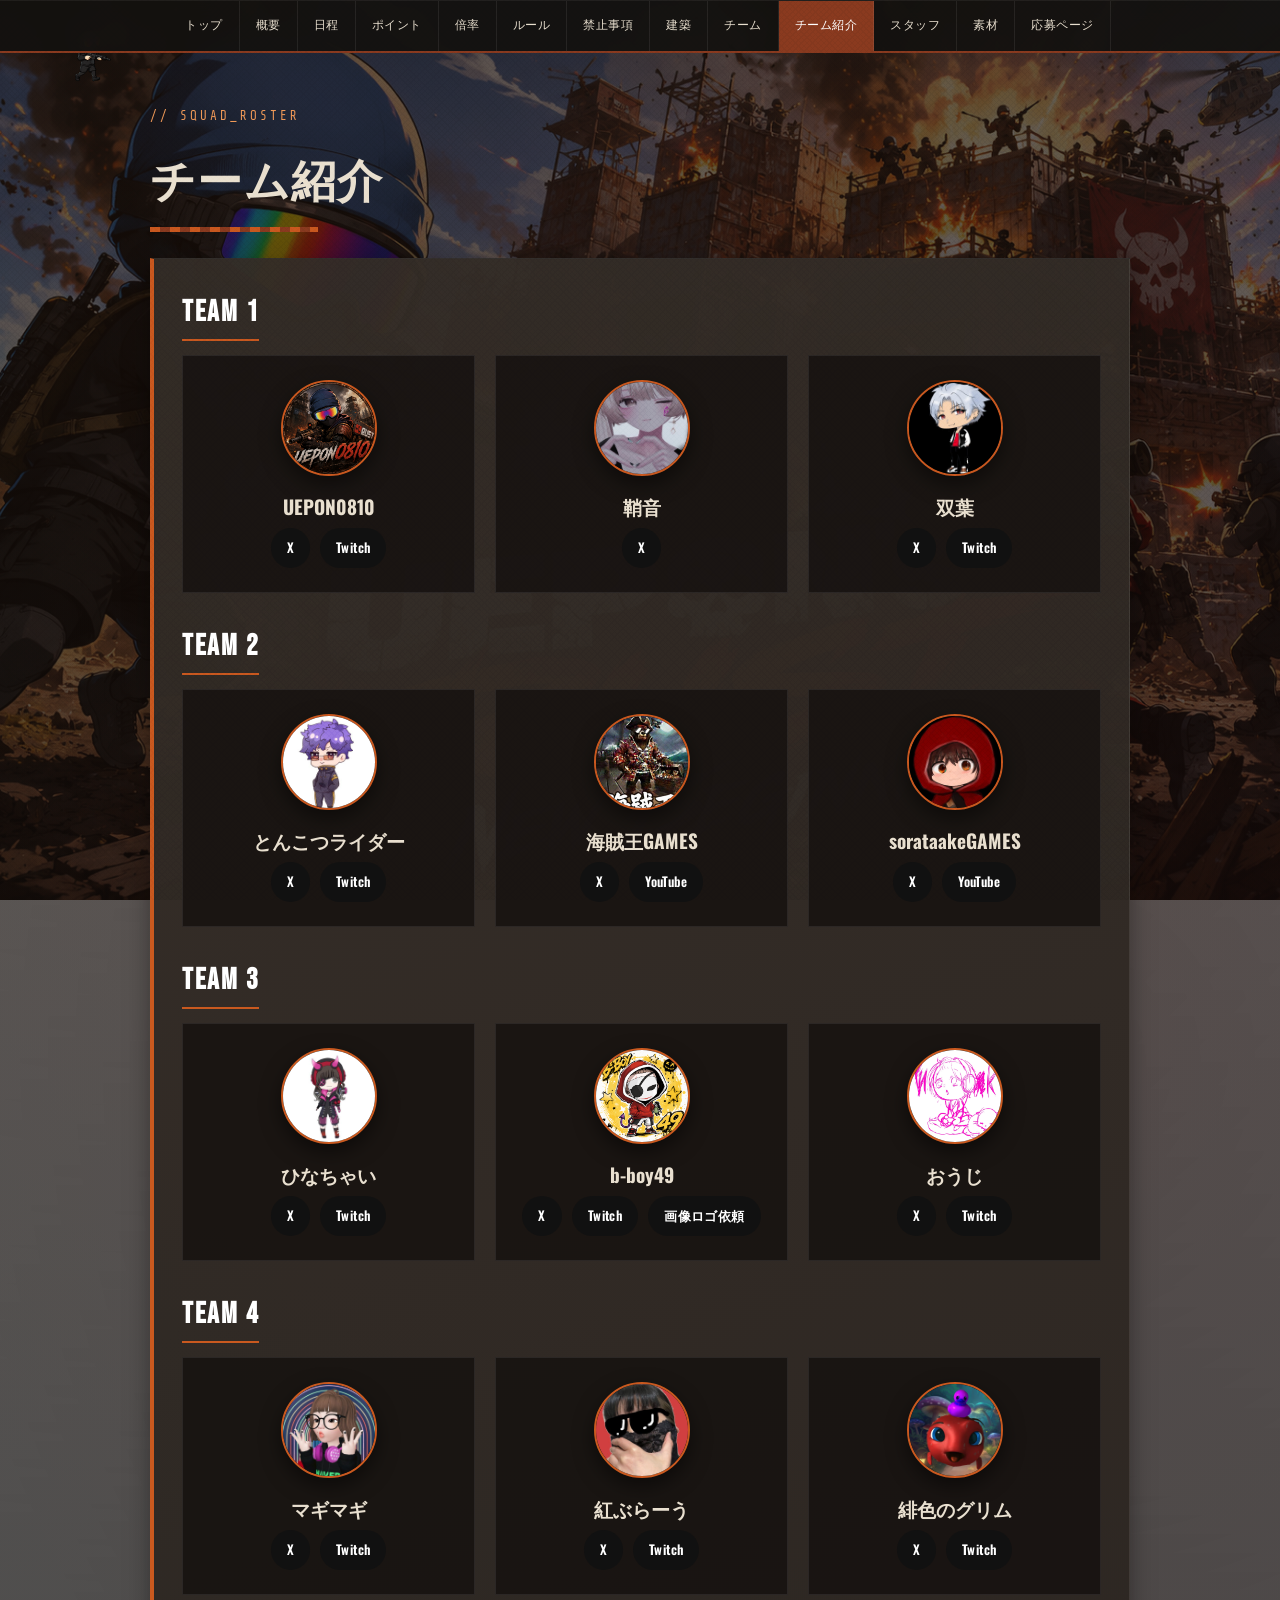
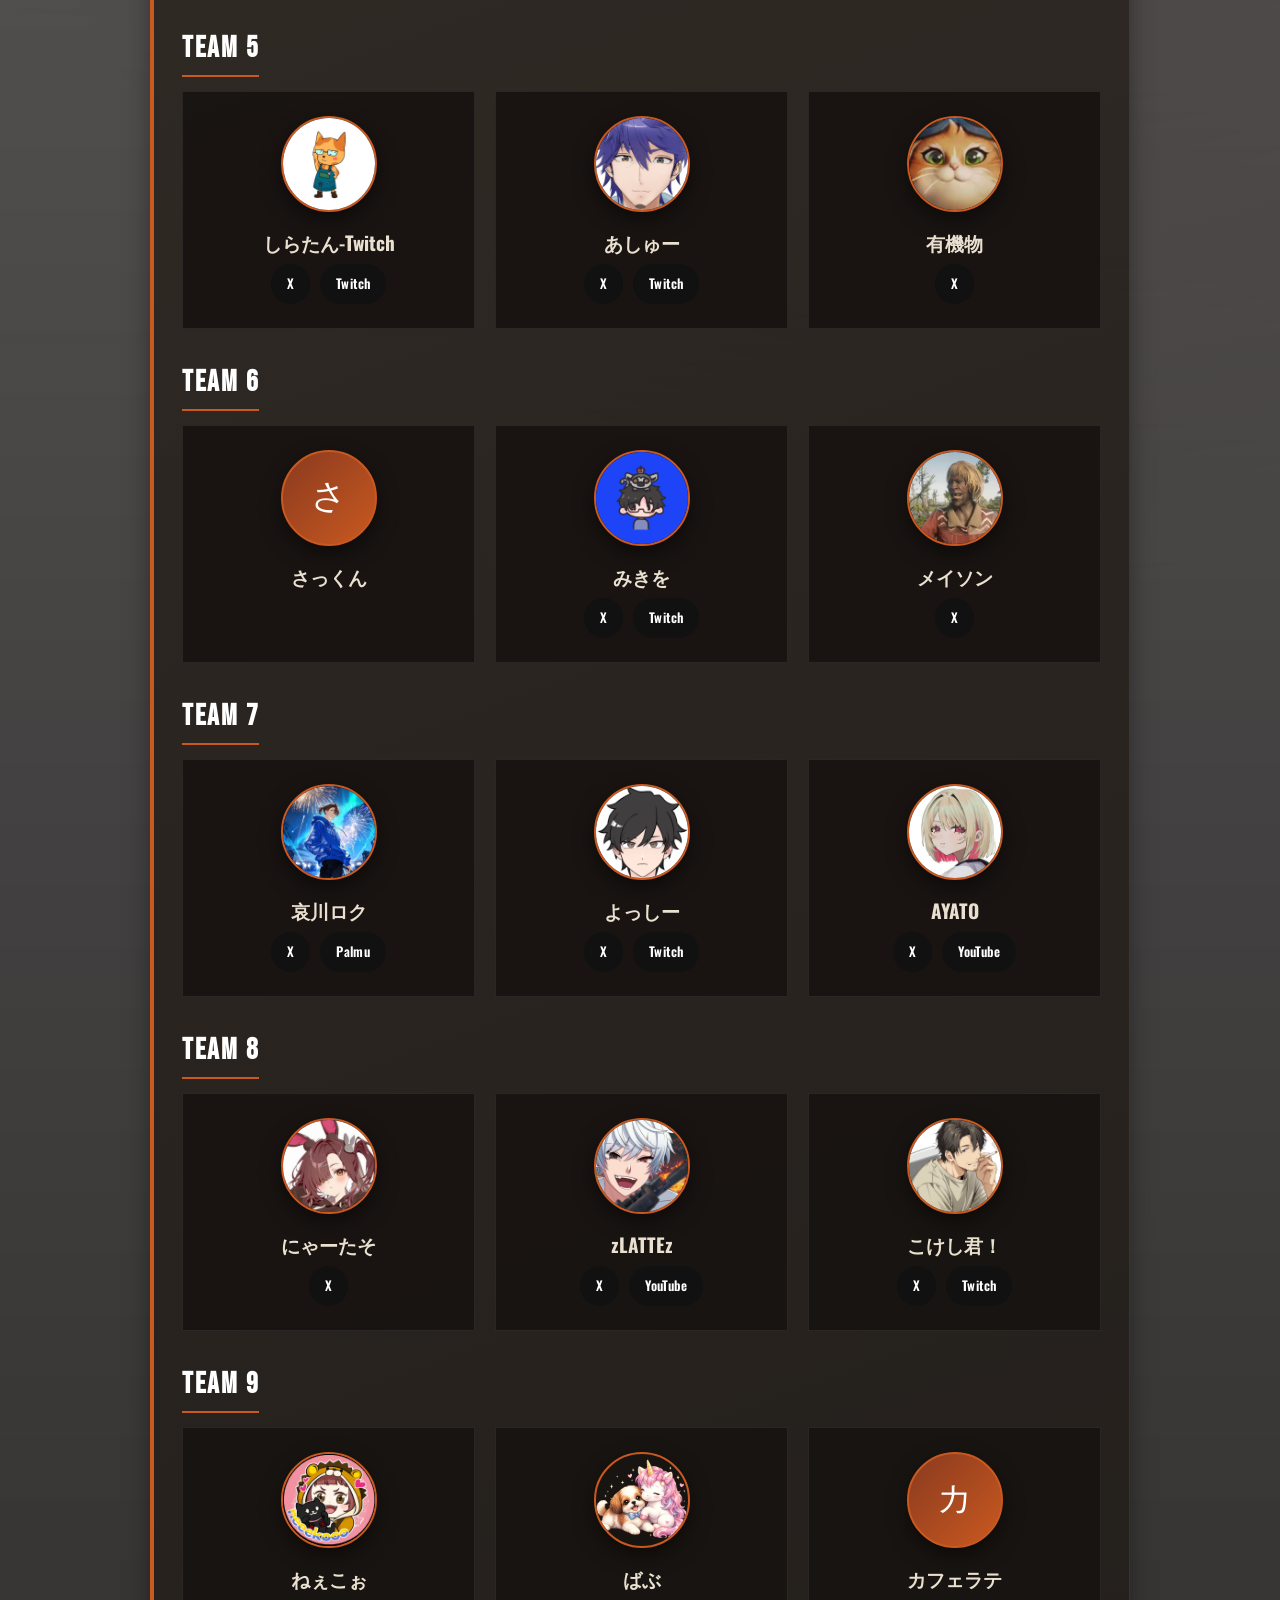
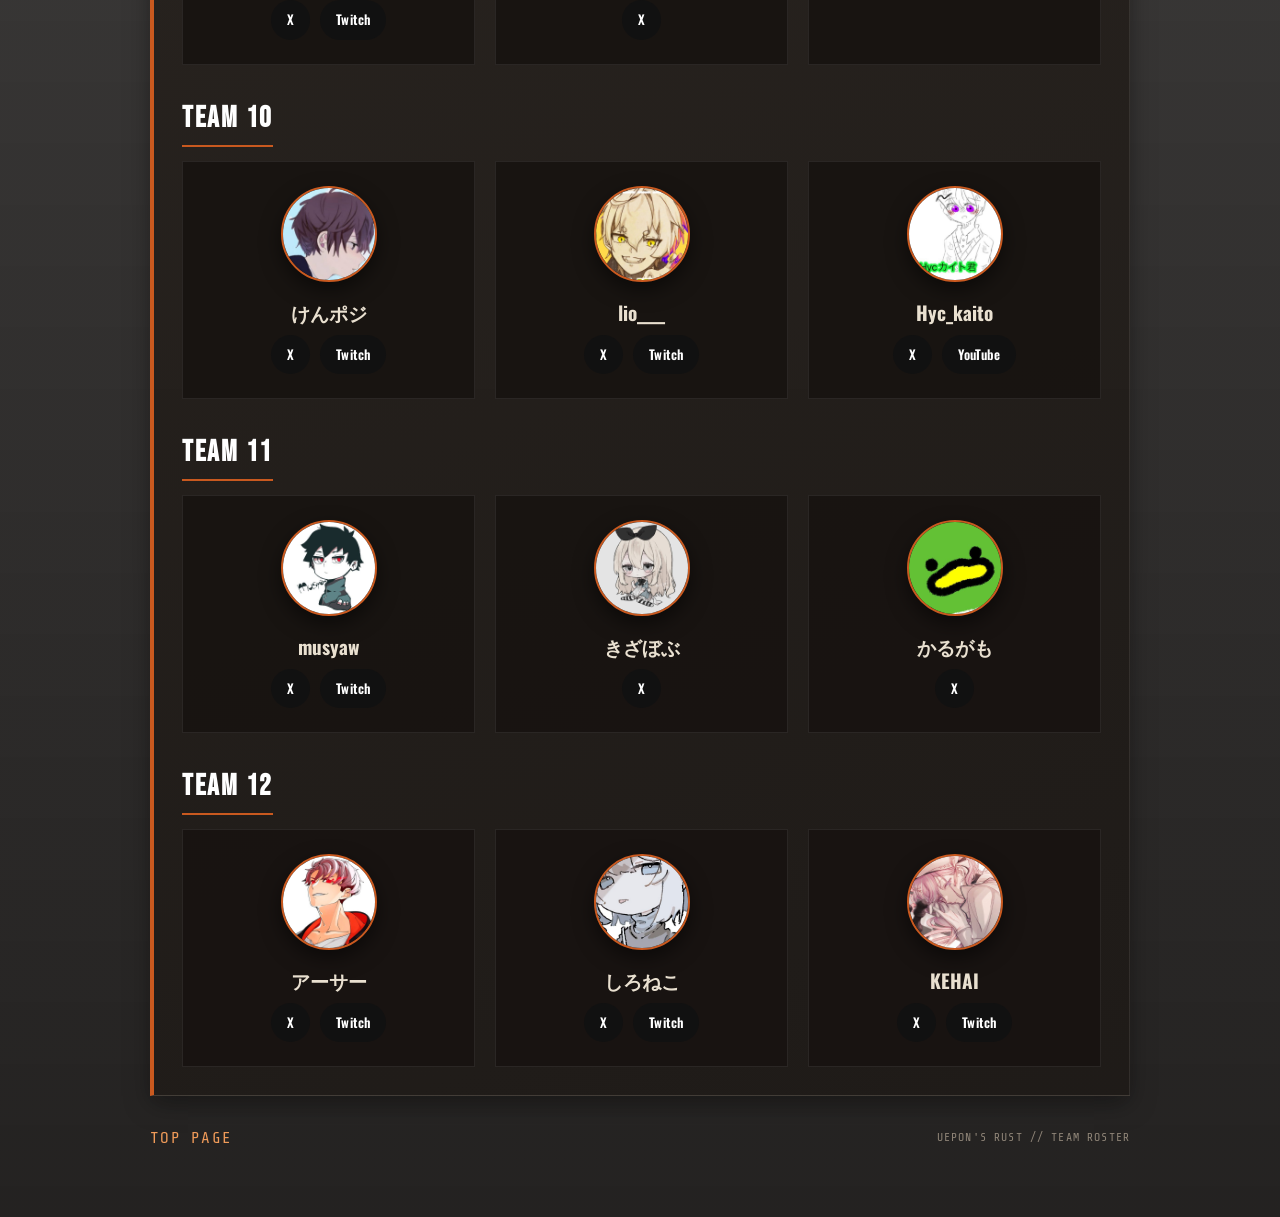
<file: team-intro.html>
<!DOCTYPE html>
<html lang="ja">
<head>
  <meta charset="UTF-8">
  <meta name="viewport" content="width=device-width, initial-scale=1.0">
  <title>チーム紹介 | UEPON'S RUST</title>
  <link rel="stylesheet" href="styles.css">
</head>
<body>
  <nav class="site-nav" aria-label="ページナビゲーション">
    <button class="nav-toggle" type="button" aria-expanded="false" aria-controls="site-nav-links" aria-label="メニューを開く">
      <span></span><span></span><span></span>
    </button>
    <div class="nav-links" id="site-nav-links">
      <a href="index.html">トップ</a>
      <a href="overview.html">概要</a>
      <a href="schedule.html">日程</a>
      <a href="points.html">ポイント</a>
      <a href="items.html">倍率</a>
      <a href="repair.html">ルール</a>
      <a href="rules.html">禁止事項</a>
      <a href="build.html">建築</a>
      <a href="teams.html">チーム</a>
      <a href="team-intro.html" aria-current="page">チーム紹介</a>
      <a href="staff.html">スタッフ</a>
      <a href="materials.html">素材</a>
      <a href="detail.html">応募ページ</a>
    </div>
  </nav>
  <main class="content-wrap">
    <header class="page-head">
      <p class="page-tag">// SQUAD_ROSTER</p>
      <h1 class="page-title wave-text">チーム紹介</h1>
    </header>
    <section class="card">
      <div class="squad-list">
        <div class="squad">
          <h2 class="squad-name">TEAM 1</h2>
          <div class="squad-members">
            <div class="staff-card">
              <img class="staff-icon" src="images/image.png" alt="UEPON0810">
              <h3 class="staff-name">UEPON0810</h3>
              <div class="staff-links">
                <a class="staff-link" href="https://x.com/ueponn0810" target="_blank" rel="noopener noreferrer" aria-label="UEPON0810のX（旧Twitter）">X</a>
                <a class="staff-link" href="https://www.twitch.tv/uepon0810" target="_blank" rel="noopener noreferrer">Twitch</a>
              </div>
            </div>
            <div class="staff-card">
              <img class="staff-icon" src="images/J8mnChmI_400x400.jpg" alt="鞘音">
              <h3 class="staff-name">鞘音</h3>
              <div class="staff-links">
                <a class="staff-link" href="https://x.com/Sayane_12" target="_blank" rel="noopener noreferrer" aria-label="鞘音のX（旧Twitter）">X</a>
              </div>
            </div>
            <div class="staff-card">
              <img class="staff-icon" src="images/CBKCKVwQ_400x400.jpg" alt="双葉">
              <h3 class="staff-name">双葉</h3>
              <div class="staff-links">
                <a class="staff-link" href="https://x.com/futaba_rust7dtd" target="_blank" rel="noopener noreferrer" aria-label="双葉のX（旧Twitter）">X</a>
                <a class="staff-link" href="https://www.twitch.tv/nikaidouhutaba" target="_blank" rel="noopener noreferrer">Twitch</a>
              </div>
            </div>
          </div>
        </div>
        <div class="squad">
          <h2 class="squad-name">TEAM 2</h2>
          <div class="squad-members">
            <div class="staff-card">
              <img class="staff-icon" src="images/WA_kWVih_400x400.jpg" alt="とんこつライダー">
              <h3 class="staff-name">とんこつライダー</h3>
              <div class="staff-links">
                <a class="staff-link" href="https://x.com/TonkotuRider" target="_blank" rel="noopener noreferrer" aria-label="とんこつライダーのX（旧Twitter）">X</a>
                <a class="staff-link" href="https://www.twitch.tv/tonkoturider" target="_blank" rel="noopener noreferrer">Twitch</a>
              </div>
            </div>
            <div class="staff-card">
              <img class="staff-icon" src="images/Oaa6u-He_400x400.jpg" alt="海賊王GAMES">
              <h3 class="staff-name">海賊王GAMES</h3>
              <div class="staff-links">
                <a class="staff-link" href="https://x.com/hglejggJFFZsRi0" target="_blank" rel="noopener noreferrer" aria-label="海賊王GAMESのX（旧Twitter）">X</a>
                <a class="staff-link" href="https://www.youtube.com/@Kaizoku1119" target="_blank" rel="noopener noreferrer">YouTube</a>
              </div>
            </div>
            <div class="staff-card">
              <img class="staff-icon" src="images/V27RjZ0j_400x400.jpg" alt="sorataakeGAMES">
              <h3 class="staff-name">sorataakeGAMES</h3>
              <div class="staff-links">
                <a class="staff-link" href="https://x.com/soratakegames" target="_blank" rel="noopener noreferrer" aria-label="sorataakeGAMESのX（旧Twitter）">X</a>
                <a class="staff-link" href="https://www.youtube.com/@soratakegames" target="_blank" rel="noopener noreferrer">YouTube</a>
              </div>
            </div>
          </div>
        </div>
        <div class="squad">
          <h2 class="squad-name">TEAM 3</h2>
          <div class="squad-members">
            <div class="staff-card">
              <img class="staff-icon" src="images/qvFU26Bm_400x400.jpg" alt="ひなちゃい">
              <h3 class="staff-name">ひなちゃい</h3>
              <div class="staff-links">
                <a class="staff-link" href="https://x.com/hinahinanaa" target="_blank" rel="noopener noreferrer" aria-label="ひなちゃいのX（旧Twitter）">X</a>
                <a class="staff-link" href="https://www.twitch.tv/hinachaichai" target="_blank" rel="noopener noreferrer">Twitch</a>
              </div>
            </div>
            <div class="staff-card">
              <img class="staff-icon" src="images/content02 - コピー.png" alt="b-boy49">
              <h3 class="staff-name">b-boy49</h3>
              <div class="staff-links">
                <a class="staff-link" href="https://x.com/bboy4848" target="_blank" rel="noopener noreferrer" aria-label="b-boy49のX（旧Twitter）">X</a>
                <a class="staff-link" href="https://www.twitch.tv/b_boy49" target="_blank" rel="noopener noreferrer">Twitch</a>
                <a class="staff-link" href="https://t.co/jvNTHiFdwa" target="_blank" rel="noopener noreferrer">画像ロゴ依頼</a>
              </div>
            </div>
            <div class="staff-card">
              <img class="staff-icon" src="images/IMG_2138.jpg" alt="おうじ">
              <h3 class="staff-name">おうじ</h3>
              <div class="staff-links">
                <a class="staff-link" href="https://x.com/r8e6r1" target="_blank" rel="noopener noreferrer" aria-label="おうじのX（旧Twitter）">X</a>
                <a class="staff-link" href="https://www.twitch.tv/00j1" target="_blank" rel="noopener noreferrer">Twitch</a>
              </div>
            </div>
          </div>
        </div>
        <div class="squad">
          <h2 class="squad-name">TEAM 4</h2>
          <div class="squad-members">
            <div class="staff-card">
              <img class="staff-icon" src="images/dqOypxM8_400x400 (1).jpg" alt="マギマギ">
              <h3 class="staff-name">マギマギ</h3>
              <div class="staff-links">
                <a class="staff-link" href="https://x.com/maggy_baggy" target="_blank" rel="noopener noreferrer" aria-label="マギマギのX（旧Twitter）">X</a>
                <a class="staff-link" href="https://www.twitch.tv/maggy_38" target="_blank" rel="noopener noreferrer">Twitch</a>
              </div>
            </div>
            <div class="staff-card">
              <img class="staff-icon" src="images/zJPK8xht_400x400.jpg" alt="紅ぶらーう">
              <h3 class="staff-name">紅ぶらーう</h3>
              <div class="staff-links">
                <a class="staff-link" href="https://x.com/momimomiblue" target="_blank" rel="noopener noreferrer" aria-label="紅ぶらーうのX（旧Twitter）">X</a>
                <a class="staff-link" href="https://www.twitch.tv/momi_blue" target="_blank" rel="noopener noreferrer">Twitch</a>
              </div>
            </div>
            <div class="staff-card">
              <img class="staff-icon" src="images/wOxOvZFF_400x400.jpg" alt="緋色のグリム">
              <h3 class="staff-name">緋色のグリム</h3>
              <div class="staff-links">
                <a class="staff-link" href="https://x.com/hiirono_grim" target="_blank" rel="noopener noreferrer" aria-label="緋色のグリムのX（旧Twitter）">X</a>
                <a class="staff-link" href="https://www.twitch.tv/hiirono_grim" target="_blank" rel="noopener noreferrer">Twitch</a>
              </div>
            </div>
          </div>
        </div>
        <div class="squad">
          <h2 class="squad-name">TEAM 5</h2>
          <div class="squad-members">
            <div class="staff-card">
              <img class="staff-icon" src="images/BPZwilQm_400x400.jpg" alt="しらたん-Twitch">
              <h3 class="staff-name">しらたん-Twitch</h3>
              <div class="staff-links">
                <a class="staff-link" href="https://x.com/shiratan0502" target="_blank" rel="noopener noreferrer" aria-label="しらたん-TwitchのX（旧Twitter）">X</a>
                <a class="staff-link" href="https://www.twitch.tv/shiratan00502" target="_blank" rel="noopener noreferrer">Twitch</a>
              </div>
            </div>
            <div class="staff-card">
              <img class="staff-icon" src="images/WnKzI6qc_400x400.jpg" alt="あしゅー">
              <h3 class="staff-name">あしゅー</h3>
              <div class="staff-links">
                <a class="staff-link" href="https://x.com/AsyuPUBG" target="_blank" rel="noopener noreferrer" aria-label="あしゅーのX（旧Twitter）">X</a>
                <a class="staff-link" href="https://www.twitch.tv/asyu12345" target="_blank" rel="noopener noreferrer">Twitch</a>
              </div>
            </div>
            <div class="staff-card">
              <img class="staff-icon" src="images/9i8pSi2w_400x400.jpg" alt="有機物">
              <h3 class="staff-name">有機物</h3>
              <div class="staff-links">
                <a class="staff-link" href="https://x.com/r3sVO5MM5l8ddbX" target="_blank" rel="noopener noreferrer" aria-label="有機物のX（旧Twitter）">X</a>
              </div>
            </div>
          </div>
        </div>
        <div class="squad">
          <h2 class="squad-name">TEAM 6</h2>
          <div class="squad-members">
            <div class="staff-card">
              <div class="staff-icon staff-icon-placeholder">さ</div>
              <h3 class="staff-name">さっくん</h3>
              <div class="staff-links">
              </div>
            </div>
            <div class="staff-card">
              <img class="staff-icon" src="images/7VocN8s7_400x400.jpg" alt="みきを">
              <h3 class="staff-name">みきを</h3>
              <div class="staff-links">
                <a class="staff-link" href="https://x.com/L_Pmicky" target="_blank" rel="noopener noreferrer" aria-label="みきをのX（旧Twitter）">X</a>
                <a class="staff-link" href="https://www.twitch.tv/mikiwo__" target="_blank" rel="noopener noreferrer">Twitch</a>
              </div>
            </div>
            <div class="staff-card">
              <img class="staff-icon" src="images/L0l3aNHN_400x400.jpg" alt="メイソン">
              <h3 class="staff-name">メイソン</h3>
              <div class="staff-links">
                <a class="staff-link" href="https://x.com/road_of_HIKAKIN" target="_blank" rel="noopener noreferrer" aria-label="メイソンのX（旧Twitter）">X</a>
              </div>
            </div>
          </div>
        </div>
        <div class="squad">
          <h2 class="squad-name">TEAM 7</h2>
          <div class="squad-members">
            <div class="staff-card">
              <img class="staff-icon" src="images/fcUi010y_400x400.jpg" alt="哀川ロク">
              <h3 class="staff-name">哀川ロク</h3>
              <div class="staff-links">
                <a class="staff-link" href="https://x.com/Suzuh4r4_6" target="_blank" rel="noopener noreferrer" aria-label="哀川ロクのX（旧Twitter）">X</a>
                <a class="staff-link" href="https://app.palmu.jp/users/b186875b4466495d9c70" target="_blank" rel="noopener noreferrer">Palmu</a>
              </div>
            </div>
            <div class="staff-card">
              <img class="staff-icon" src="images/ojxKiZSV_400x400.jpg" alt="よっしー">
              <h3 class="staff-name">よっしー</h3>
              <div class="staff-links">
                <a class="staff-link" href="https://x.com/yossy_dayo_" target="_blank" rel="noopener noreferrer" aria-label="よっしーのX（旧Twitter）">X</a>
                <a class="staff-link" href="https://www.twitch.tv/yossy_dayo_" target="_blank" rel="noopener noreferrer">Twitch</a>
              </div>
            </div>
            <div class="staff-card">
              <img class="staff-icon" src="images/WWwgM1Np_400x400.jpg" alt="AYATO">
              <h3 class="staff-name">AYATO</h3>
              <div class="staff-links">
                <a class="staff-link" href="https://x.com/AyatoYuzuriha" target="_blank" rel="noopener noreferrer" aria-label="AYATOのX（旧Twitter）">X</a>
                <a class="staff-link" href="https://www.youtube.com/@Colorless_Words" target="_blank" rel="noopener noreferrer">YouTube</a>
              </div>
            </div>
          </div>
        </div>
        <div class="squad">
          <h2 class="squad-name">TEAM 8</h2>
          <div class="squad-members">
            <div class="staff-card">
              <img class="staff-icon" src="images/DFatIJRl_400x400.jpg" alt="にゃーたそ">
              <h3 class="staff-name">にゃーたそ</h3>
              <div class="staff-links">
                <a class="staff-link" href="https://x.com/nyataso7410" target="_blank" rel="noopener noreferrer" aria-label="にゃーたそのX（旧Twitter）">X</a>
              </div>
            </div>
            <div class="staff-card">
              <img class="staff-icon" src="images/ypi9pSeg_400x400.jpg" alt="zLATTEz">
              <h3 class="staff-name">zLATTEz</h3>
              <div class="staff-links">
                <a class="staff-link" href="https://x.com/LATTE43338826" target="_blank" rel="noopener noreferrer" aria-label="zLATTEzのX（旧Twitter）">X</a>
                <a class="staff-link" href="https://www.youtube.com/@latte5091" target="_blank" rel="noopener noreferrer">YouTube</a>
              </div>
            </div>
            <div class="staff-card">
              <img class="staff-icon" src="images/WCNvmccJ_400x400.jpg" alt="こけし君！">
              <h3 class="staff-name">こけし君！</h3>
              <div class="staff-links">
                <a class="staff-link" href="https://x.com/twitchkokesi" target="_blank" rel="noopener noreferrer" aria-label="こけし君！のX（旧Twitter）">X</a>
                <a class="staff-link" href="https://www.twitch.tv/kokesikunn" target="_blank" rel="noopener noreferrer">Twitch</a>
              </div>
            </div>
          </div>
        </div>
        <div class="squad">
          <h2 class="squad-name">TEAM 9</h2>
          <div class="squad-members">
            <div class="staff-card">
              <img class="staff-icon" src="images/CMQ_dJpB_400x400.jpg" alt="ねぇこぉ">
              <h3 class="staff-name">ねぇこぉ</h3>
              <div class="staff-links">
                <a class="staff-link" href="https://x.com/Hachiware0529" target="_blank" rel="noopener noreferrer" aria-label="ねぇこぉのX（旧Twitter）">X</a>
                <a class="staff-link" href="https://www.twitch.tv/kuroneko_sock" target="_blank" rel="noopener noreferrer">Twitch</a>
              </div>
            </div>
            <div class="staff-card">
              <img class="staff-icon" src="images/babu.png" alt="ばぶ">
              <h3 class="staff-name">ばぶ</h3>
              <div class="staff-links">
                <a class="staff-link" href="https://x.com/oazu_15o" target="_blank" rel="noopener noreferrer" aria-label="ばぶのX（旧Twitter）">X</a>
              </div>
            </div>
            <div class="staff-card">
              <div class="staff-icon staff-icon-placeholder">カ</div>
              <h3 class="staff-name">カフェラテ</h3>
              <div class="staff-links">
              </div>
            </div>
          </div>
        </div>
        <div class="squad">
          <h2 class="squad-name">TEAM 10</h2>
          <div class="squad-members">
            <div class="staff-card">
              <img class="staff-icon" src="images/37ftzMeO_400x400.jpg" alt="けんポジ">
              <h3 class="staff-name">けんポジ</h3>
              <div class="staff-links">
                <a class="staff-link" href="https://x.com/HyC_ken" target="_blank" rel="noopener noreferrer" aria-label="けんポジのX（旧Twitter）">X</a>
                <a class="staff-link" href="https://www.twitch.tv/kenpozi" target="_blank" rel="noopener noreferrer">Twitch</a>
              </div>
            </div>
            <div class="staff-card">
              <img class="staff-icon" src="images/D2YszPHU_400x400.jpg" alt="lio____">
              <h3 class="staff-name">lio____</h3>
              <div class="staff-links">
                <a class="staff-link" href="https://x.com/rio_____r0621" target="_blank" rel="noopener noreferrer" aria-label="lio____のX（旧Twitter）">X</a>
                <a class="staff-link" href="https://www.twitch.tv/rio_____r" target="_blank" rel="noopener noreferrer">Twitch</a>
              </div>
            </div>
            <div class="staff-card">
              <img class="staff-icon" src="images/lEzJtbRN_400x400.jpg" alt="Hyc_kaito">
              <h3 class="staff-name">Hyc_kaito</h3>
              <div class="staff-links">
                <a class="staff-link" href="https://x.com/Hyckaito" target="_blank" rel="noopener noreferrer" aria-label="Hyc_kaitoのX（旧Twitter）">X</a>
                <a class="staff-link" href="https://www.youtube.com/@hyckaito" target="_blank" rel="noopener noreferrer">YouTube</a>
              </div>
            </div>
          </div>
        </div>
        <div class="squad">
          <h2 class="squad-name">TEAM 11</h2>
          <div class="squad-members">
            <div class="staff-card">
              <img class="staff-icon" src="images/x1Htvfi2_400x400 (2).jpg" alt="musyaw">
              <h3 class="staff-name">musyaw</h3>
              <div class="staff-links">
                <a class="staff-link" href="https://x.com/musyaw2" target="_blank" rel="noopener noreferrer" aria-label="musyawのX（旧Twitter）">X</a>
                <a class="staff-link" href="https://www.twitch.tv/musyaw" target="_blank" rel="noopener noreferrer">Twitch</a>
              </div>
            </div>
            <div class="staff-card">
              <img class="staff-icon" src="images/8BQtfLy__400x400.jpg" alt="きざぼぶ">
              <h3 class="staff-name">きざぼぶ</h3>
              <div class="staff-links">
                <a class="staff-link" href="https://x.com/757_omega" target="_blank" rel="noopener noreferrer" aria-label="きざぼぶのX（旧Twitter）">X</a>
              </div>
            </div>
            <div class="staff-card">
              <img class="staff-icon" src="images/ixm-070c_400x400.jpg" alt="かるがも">
              <h3 class="staff-name">かるがも</h3>
              <div class="staff-links">
                <a class="staff-link" href="https://x.com/m4k4serori" target="_blank" rel="noopener noreferrer" aria-label="かるがものX（旧Twitter）">X</a>
              </div>
            </div>
          </div>
        </div>
        <div class="squad">
          <h2 class="squad-name">TEAM 12</h2>
          <div class="squad-members">
            <div class="staff-card">
              <img class="staff-icon" src="images/T5m4xy32_400x400 (1).jpg" alt="アーサー">
              <h3 class="staff-name">アーサー</h3>
              <div class="staff-links">
                <a class="staff-link" href="https://x.com/Aimpi" target="_blank" rel="noopener noreferrer" aria-label="アーサーのX（旧Twitter）">X</a>
                <a class="staff-link" href="https://www.twitch.tv/arthur_xd" target="_blank" rel="noopener noreferrer">Twitch</a>
              </div>
            </div>
            <div class="staff-card">
              <img class="staff-icon" src="images/ooo.jpg" alt="しろねこ">
              <h3 class="staff-name">しろねこ</h3>
              <div class="staff-links">
                <a class="staff-link" href="https://x.com/q9lov" target="_blank" rel="noopener noreferrer" aria-label="しろねこのX（旧Twitter）">X</a>
                <a class="staff-link" href="https://www.twitch.tv/46necq" target="_blank" rel="noopener noreferrer">Twitch</a>
              </div>
            </div>
            <div class="staff-card">
              <img class="staff-icon" src="images/AdScRXDY_400x400.jpg" alt="KEHAI">
              <h3 class="staff-name">KEHAI</h3>
              <div class="staff-links">
                <a class="staff-link" href="https://x.com/kasuka_oo0oo" target="_blank" rel="noopener noreferrer" aria-label="KEHAIのX（旧Twitter）">X</a>
                <a class="staff-link" href="https://www.twitch.tv/kehaiooo" target="_blank" rel="noopener noreferrer">Twitch</a>
              </div>
            </div>
          </div>
        </div>
        <!-- アイコン画像を設定する場合は、.staff-icon-placeholder の div を <img class="staff-icon" src="images/xxx.png" alt="名前"> に置き換えてください -->
      </div>
    </section>
    <footer class="page-footer">
      <a class="back-link" href="index.html">TOP PAGE</a>
      <span class="footer-note">UEPON'S RUST // TEAM ROSTER</span>
    </footer>
  </main>
  <script src="site.js"></script>
</body>
</html>
</file>
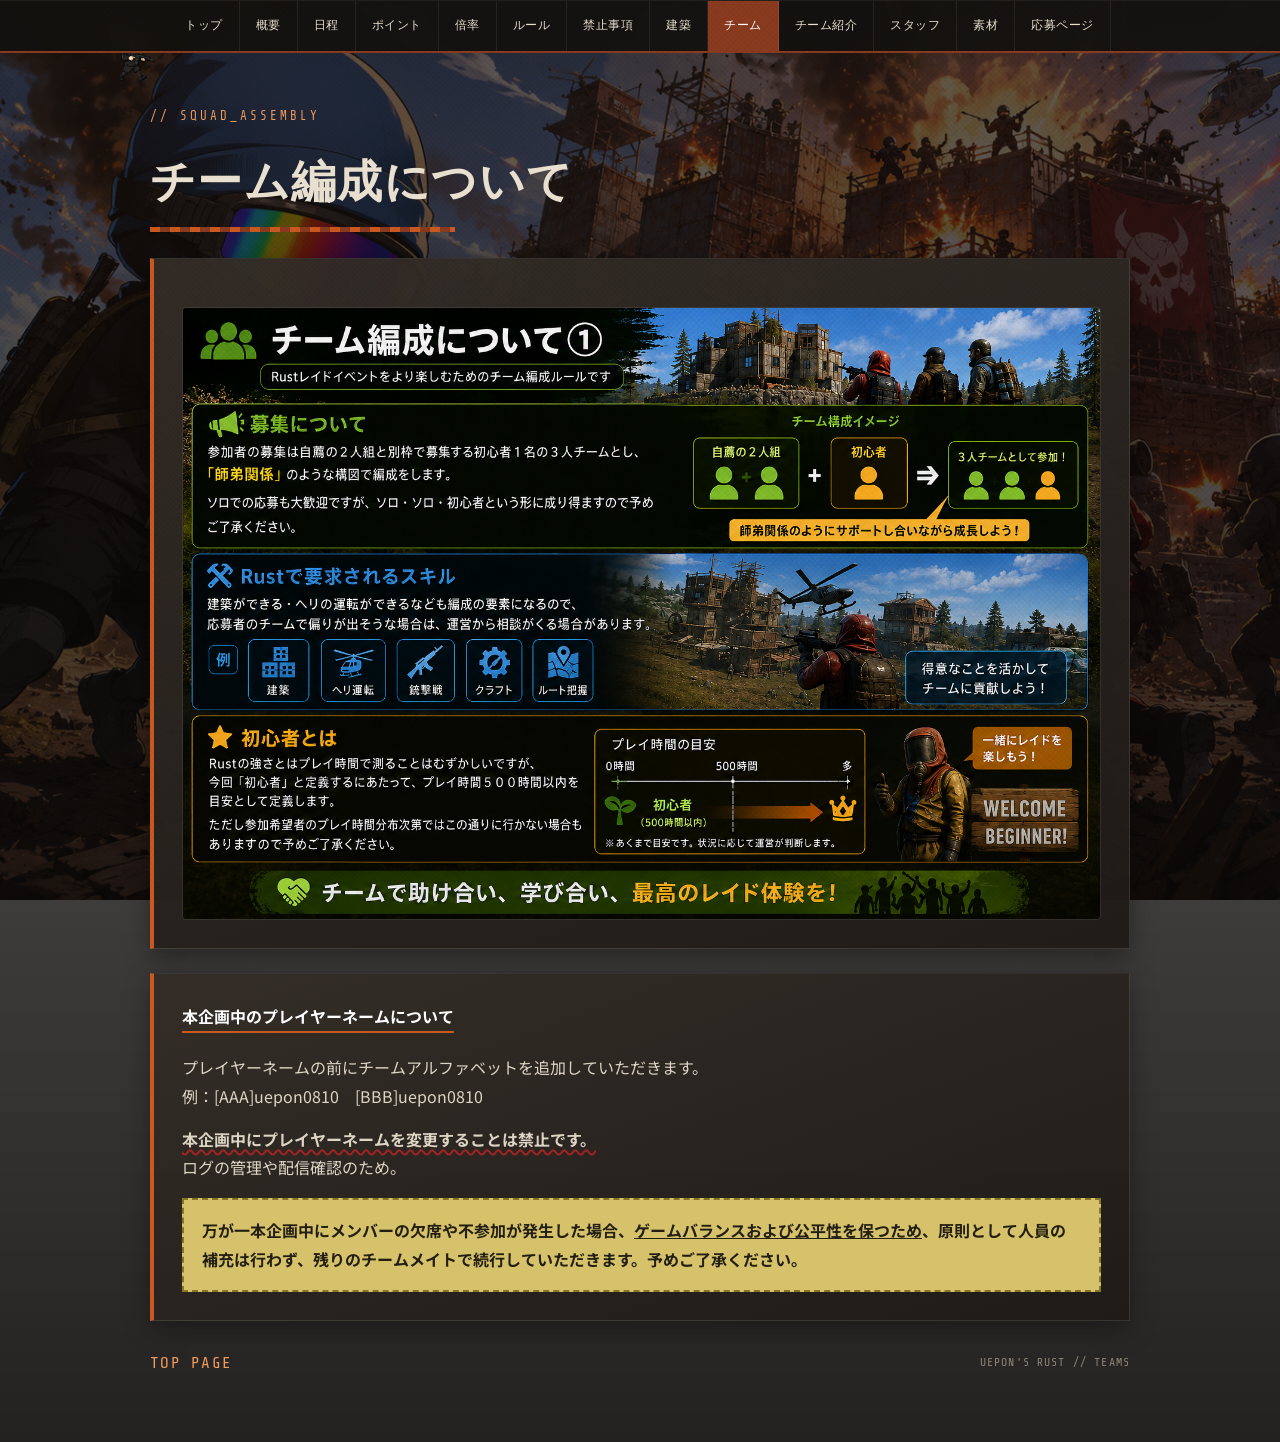
<file: teams.html>
<!DOCTYPE html>
<html lang="ja">
<head>
  <meta charset="UTF-8">
  <meta name="viewport" content="width=device-width, initial-scale=1.0">
  <title>チーム | UEPON'S RUST</title>
  <link rel="stylesheet" href="styles.css">
</head>
<body>
  <nav class="site-nav" aria-label="ページナビゲーション">
    <button class="nav-toggle" type="button" aria-expanded="false" aria-controls="site-nav-links" aria-label="メニューを開く">
      <span></span><span></span><span></span>
    </button>
    <div class="nav-links" id="site-nav-links">
      <a href="index.html">トップ</a>
      <a href="overview.html">概要</a>
      <a href="schedule.html">日程</a>
      <a href="points.html">ポイント</a>
      <a href="items.html">倍率</a>
      <a href="repair.html">ルール</a>
      <a href="rules.html">禁止事項</a>
      <a href="build.html">建築</a>
      <a href="teams.html" aria-current="page">チーム</a>
      <a href="team-intro.html">チーム紹介</a>
      <a href="staff.html">スタッフ</a>
      <a href="materials.html">素材</a>
      <a href="detail.html">応募ページ</a>
    </div>
  </nav>
  <main class="content-wrap">
    <header class="page-head">
      <p class="page-tag">// SQUAD_ASSEMBLY</p>
      <h1 class="page-title wave-text">チーム編成について</h1>
    </header>
    <section class="card">
      <div class="image-row">
        <img src="images/9ff4cee1-fbc5-42be-8dcc-826a6e71cc38.png" alt="チーム編成について" style="width:100%;">
      </div>
    </section>
    <section class="card">
      <span class="rule-strong">本企画中のプレイヤーネームについて</span>
      <p class="body-text">プレイヤーネームの前にチームアルファベットを追加していただきます。<br>例：[AAA]uepon0810　[BBB]uepon0810</p>
      <p class="body-text"><strong class="wavy-underline" style="text-decoration-color:var(--blood);">本企画中にプレイヤーネームを変更することは禁止です。</strong><br>ログの管理や配信確認のため。</p>
      <div class="callout">万が一本企画中にメンバーの欠席や不参加が発生した場合、<u>ゲームバランスおよび公平性を保つため</u>、原則として人員の補充は行わず、残りのチームメイトで続行していただきます。予めご了承ください。</div>
    </section>
    <footer class="page-footer">
      <a class="back-link" href="index.html">TOP PAGE</a>
      <span class="footer-note">UEPON'S RUST // TEAMS</span>
    </footer>
  </main>
  <script src="site.js"></script>
</body>
</html>
</file>
<file: styles.css>
@import url('https://fonts.googleapis.com/css2?family=Oswald:wght@400;500;600;700&family=Bebas+Neue&family=Share+Tech+Mono&family=Noto+Sans+JP:wght@400;500;700;900&display=swap');

:root{
  --rust-1:#8a3a1f;
  --rust-2:#c9591f;
  --rust-3:#f09b59;
  --iron:#26211d;
  --iron-deep:#171311;
  --plate:#342d27;
  --bone:#e9e0d0;
  --ash:#bfb4a1;
  --blood:#a82222;
  --warn:#ddb22f;
  --olive:#4b5638;
  --blue:#29495b;
}

*{box-sizing:border-box;margin:0;padding:0;}
html{scroll-behavior:smooth;}
body{
  min-height:100vh;
  font-family:'Noto Sans JP',sans-serif;
  line-height:1.8;
  color:var(--bone);
  overflow-x:hidden;
  background:
    linear-gradient(180deg, rgba(12,10,9,.62), rgba(12,10,9,.9)),
    radial-gradient(circle at 15% 0%, rgba(201,89,31,.18), transparent 36%),
    radial-gradient(circle at 82% 24%, rgba(168,34,34,.16), transparent 32%),
    url("images/content.png") center/cover fixed no-repeat;
}

body::before{
  content:"";
  position:fixed;
  inset:0;
  pointer-events:none;
  opacity:.05;
  z-index:1000;
  background-image:
    repeating-linear-gradient(45deg, #000 0 1px, transparent 1px 4px),
    repeating-linear-gradient(-45deg, #000 0 1px, transparent 1px 4px);
  mix-blend-mode:overlay;
}

.page-shell{
  position:relative;
  z-index:1;
}

.hero{
  min-height:48vh;
  display:flex;
  align-items:center;
  justify-content:center;
  padding:72px 20px 32px;
  text-align:center;
}

.hero-compact{
  min-height:100vh;
  padding-bottom:140px;
}

.hero-inner{
  width:min(960px, 100%);
  padding:32px 24px;
  background:rgba(18,15,13,.45);
  border:1px solid rgba(255,255,255,.08);
  box-shadow:0 12px 40px rgba(0,0,0,.35);
  backdrop-filter:blur(4px);
}

.hero-eyebrow,
.page-tag,
.meta-label,
.site-nav a,
.back-link,
.footer-note{
  font-family:'Share Tech Mono',monospace;
}

.hero-eyebrow{
  margin-bottom:18px;
  color:var(--rust-3);
  letter-spacing:.35em;
  font-size:.78rem;
  text-transform:uppercase;
}

.hero-logo{
  display:block;
  width:min(88%, 680px);
  margin:0 auto 18px;
  filter:drop-shadow(0 14px 32px rgba(0,0,0,.58));
}

.hero-title{
  font-family:'Bebas Neue',sans-serif;
  font-size:clamp(3.4rem, 10vw, 7.4rem);
  line-height:.95;
  letter-spacing:.05em;
  color:#fff7eb;
  text-shadow:0 12px 30px rgba(0,0,0,.55);
}

.hero-title span{
  display:block;
  margin-top:18px;
  color:var(--rust-3);
  font-size:clamp(1.4rem, 3vw, 2.6rem);
  letter-spacing:.18em;
}

.landing-image-section{
  width:min(1100px, calc(100% - 32px));
  margin:0 auto;
  padding:96px 0 64px;
}

.landing-image{
  display:block;
  width:100%;
  height:auto;
  border-radius:6px;
  box-shadow:0 20px 50px rgba(0,0,0,.5);
}

.pv-section{
  width:min(960px, calc(100% - 32px));
  margin:0 auto 64px;
}

.pv-player{
  position:relative;
  aspect-ratio:16/9;
  background:#000;
  border-radius:6px;
  overflow:hidden;
  border:1px solid rgba(255,255,255,.1);
  box-shadow:0 20px 50px rgba(0,0,0,.5);
}

.pv-video{
  width:100%;
  height:100%;
  object-fit:cover;
  border:none;
}

.pv-poster{
  display:block;
  width:100%;
  height:100%;
  object-fit:cover;
}

.pv-play-btn{
  position:absolute;
  inset:0;
  display:flex;
  align-items:center;
  justify-content:center;
  width:100%;
  height:100%;
  border:none;
  background:rgba(10,8,6,.35);
  color:#fff7eb;
  cursor:pointer;
  transition:background .25s ease;
}

.pv-play-btn::before{
  content:"";
  position:absolute;
  width:88px;
  height:88px;
  border-radius:50%;
  background:rgba(23,19,17,.7);
  border:2px solid var(--rust-2);
  box-shadow:0 8px 24px rgba(0,0,0,.5);
  transition:transform .25s ease, background .25s ease;
}

.pv-play-btn svg{
  position:relative;
  margin-left:4px;
}

.pv-play-btn:hover{
  background:rgba(10,8,6,.15);
}

.pv-play-btn:hover::before{
  transform:scale(1.08);
  background:var(--rust-1);
}

.pv-player.is-playing .pv-play-btn{
  opacity:0;
  pointer-events:none;
}

@media (max-width:640px){
  .pv-play-btn::before{
    width:66px;
    height:66px;
  }
}

.site-nav{
  position:sticky;
  top:0;
  z-index:500;
  background:rgba(20,17,15,.94);
  border-top:1px solid rgba(255,255,255,.06);
  border-bottom:2px solid var(--rust-1);
  backdrop-filter:blur(10px);
}

.nav-links{
  display:flex;
  justify-content:center;
  flex-wrap:wrap;
  gap:0;
}

.site-nav a{
  display:block;
  padding:14px 16px;
  color:var(--bone);
  text-decoration:none;
  font-size:.76rem;
  letter-spacing:.04em;
  border-right:1px solid rgba(255,255,255,.08);
  transition:background .2s ease,color .2s ease;
}

.site-nav a:hover,
.site-nav a[aria-current="page"]{
  background:var(--rust-1);
  color:#fff;
}

.nav-toggle{
  display:none;
  width:56px;
  height:56px;
  margin-left:auto;
  border:0;
  background:transparent;
  color:var(--bone);
  cursor:pointer;
}

.nav-toggle span{
  display:block;
  width:24px;
  height:2px;
  margin:5px auto;
  background:currentColor;
  transition:transform .2s ease, opacity .2s ease;
}

.site-nav.is-open .nav-toggle span:nth-child(1){
  transform:translateY(7px) rotate(45deg);
}

.site-nav.is-open .nav-toggle span:nth-child(2){
  opacity:0;
}

.site-nav.is-open .nav-toggle span:nth-child(3){
  transform:translateY(-7px) rotate(-45deg);
}

.content-wrap{
  width:min(980px, calc(100% - 32px));
  margin:0 auto;
  padding:52px 0 64px;
}

.page-head{
  margin-bottom:26px;
}

.page-tag{
  margin-bottom:10px;
  color:var(--rust-3);
  letter-spacing:.24em;
  font-size:.78rem;
}

.page-title{
  display:inline-block;
  position:relative;
  padding-bottom:14px;
  font-family:'Oswald',sans-serif;
  font-size:clamp(2rem,4vw,2.8rem);
  text-transform:uppercase;
  letter-spacing:.03em;
}

.page-title::after{
  content:"";
  position:absolute;
  left:0;
  bottom:0;
  width:72%;
  height:5px;
  background:repeating-linear-gradient(90deg, var(--rust-2) 0 10px, var(--rust-1) 10px 20px);
}

.text-with-image{
  display:flex;
  gap:20px;
  align-items:stretch;
}

.text-with-image > div{
  flex:1 1 auto;
  min-width:0;
}

.text-with-image-img{
  flex:0 0 340px;
  width:340px;
  height:100%;
  object-fit:cover;
  border-radius:6px;
  border:1px solid rgba(255,255,255,.15);
  box-shadow:0 10px 26px rgba(0,0,0,.5);
}

.card{
  position:relative;
  margin-bottom:24px;
  padding:28px;
  background:linear-gradient(160deg, rgba(52,45,39,.96) 0%, rgba(31,27,24,.96) 100%);
  border:1px solid rgba(255,255,255,.08);
  border-left:4px solid var(--rust-2);
  box-shadow:0 8px 24px rgba(0,0,0,.36);
}

.card.prohibit{
  border-left-color:var(--blood);
  background:linear-gradient(160deg, rgba(61,31,27,.95) 0%, rgba(34,22,20,.95) 100%);
}

.lead{
  margin-bottom:10px;
  font-size:1.04rem;
}

.body-text{
  margin:10px 0 14px;
  color:#ddd4c4;
}

.event-name{
  margin-bottom:16px;
  font-family:'Bebas Neue',sans-serif;
  font-size:clamp(2rem, 5vw, 3.4rem);
  letter-spacing:.04em;
  color:#fff7eb;
  text-shadow:0 10px 26px rgba(0,0,0,.55);
}

.event-name span{
  display:inline-block;
  margin-left:.3em;
  color:var(--rust-3);
}

.lightbox-trigger{
  cursor:zoom-in;
}

.lightbox-overlay{
  position:fixed;
  inset:0;
  z-index:900;
  display:flex;
  align-items:center;
  justify-content:center;
  padding:24px;
  background:rgba(10,8,6,.92);
  opacity:0;
  visibility:hidden;
  transition:opacity .25s ease;
}

.lightbox-overlay.is-open{
  opacity:1;
  visibility:visible;
}

.lightbox-overlay img{
  max-width:100%;
  max-height:100%;
  object-fit:contain;
  border-radius:4px;
  box-shadow:0 20px 60px rgba(0,0,0,.6);
  cursor:zoom-out;
}

body.lightbox-lock{
  overflow:hidden;
}

.site-walker{
  position:fixed;
  left:0;
  top:0;
  width:60px;
  height:65px;
  object-fit:contain;
  z-index:400;
  pointer-events:none;
  user-select:none;
  will-change:transform;
}

.event-name .wave-char,
.wave-text .wave-char{
  display:inline-block;
  animation:wave-float 2.4s ease-in-out infinite, wave-glow 2.4s ease-in-out infinite;
}

@keyframes wave-float{
  0%,100%{ transform:translateY(0); }
  50%{ transform:translateY(-10px); }
}

@keyframes wave-glow{
  0%,100%{ text-shadow:0 10px 26px rgba(0,0,0,.55), 0 0 6px rgba(255,247,235,.2); }
  50%{ text-shadow:0 10px 26px rgba(0,0,0,.55), 0 0 16px rgba(240,155,89,.95), 0 0 32px rgba(201,89,31,.7); }
}

.neon-blue.wave-text .wave-char{
  color:#5fd4ff;
  animation:wave-float 2.4s ease-in-out infinite, wave-glow-blue 2.4s ease-in-out infinite;
}

@keyframes wave-glow-blue{
  0%,100%{ text-shadow:0 0 6px rgba(41,73,91,.4); }
  50%{ text-shadow:0 0 16px rgba(95,212,255,1), 0 0 32px rgba(41,73,91,.9), 0 0 48px rgba(95,212,255,.6); }
}

.overview-lead{
  font-family:'Oswald',sans-serif;
  font-size:clamp(1.6rem, 3.2vw, 2.5rem);
  font-weight:600;
  line-height:1.35;
  letter-spacing:.02em;
  color:#fff7eb;
  text-shadow:0 8px 22px rgba(0,0,0,.5);
}

.overview-body{
  font-size:clamp(1.05rem, 1.6vw, 1.3rem);
  line-height:1.9;
  color:#f0e9dc;
}

.overview-body strong{
  color:#fff;
  font-size:1.1em;
  text-shadow:0 0 14px rgba(168,34,34,.6);
}

.wavy-underline{
  text-decoration:underline wavy;
  text-decoration-color:var(--warn);
  text-decoration-thickness:2px;
  text-underline-offset:3px;
}

.highlight{
  position:relative;
  color:var(--rust-3);
  background:linear-gradient(180deg, transparent 62%, rgba(201,89,31,.35) 62%);
  padding:0 .1em;
}

.rule-strong{
  display:inline-block;
  margin-bottom:10px;
  font-weight:700;
  color:#fff;
  border-bottom:2px solid var(--rust-2);
}

.callout,
.callout-blue{
  margin-top:16px;
  padding:16px 18px;
}

.image-row{
  display:flex;
  gap:16px;
  margin-top:20px;
}

.image-row img{
  width:50%;
  border-radius:4px;
  border:1px solid rgba(255,255,255,.08);
}

@media (max-width:640px){
  .image-row{
    flex-direction:column;
  }

  .image-row img{
    width:100%;
  }
}

.callout{
  background:#d5c26b;
  color:#241f13;
  border:2px dashed #867726;
  font-weight:700;
}

.callout-blue{
  background:var(--blue);
  color:#e1f3fb;
  border-left:4px solid #5dc8e9;
}

.callout-blue h3{
  margin-bottom:6px;
  font-family:'Oswald',sans-serif;
  color:#8fe3ff;
  letter-spacing:.04em;
}

.solo-raid-link{
  position:relative;
  display:block;
  margin-top:20px;
  padding:22px 24px;
  background:var(--blue);
  color:#e1f3fb;
  border-left:4px solid #5dc8e9;
  border-radius:6px;
  text-decoration:none;
  overflow:hidden;
  transition:transform .3s cubic-bezier(.34,1.56,.64,1), box-shadow .3s ease, background .35s ease, border-color .3s ease;
}

.solo-raid-link h3{
  margin-bottom:6px;
  font-family:'Oswald',sans-serif;
  color:#8fe3ff;
  letter-spacing:.04em;
  transition:color .3s ease;
}

.solo-raid-link p{
  margin:0;
  transition:color .3s ease;
}

.solo-raid-arrow{
  display:inline-block;
  transition:transform .3s ease;
}

.solo-raid-link:hover,
.solo-raid-link:focus-visible{
  transform:translateY(-8px) scale(1.03) rotate(-.5deg);
  background:linear-gradient(135deg, var(--rust-2), var(--blue) 70%);
  border-color:var(--rust-3);
  box-shadow:0 18px 44px rgba(0,0,0,.55), 0 0 28px rgba(95,212,255,.65);
}

.solo-raid-link:hover h3,
.solo-raid-link:focus-visible h3,
.solo-raid-link:hover p,
.solo-raid-link:focus-visible p{
  color:#fff7eb;
}

.solo-raid-link:hover .solo-raid-arrow,
.solo-raid-link:focus-visible .solo-raid-arrow{
  transform:translateX(12px);
}

.tap-badge{
  position:absolute;
  top:12px;
  right:14px;
  font-family:'Share Tech Mono',monospace;
  font-size:.68rem;
  letter-spacing:.12em;
  padding:4px 10px;
  border-radius:20px;
  background:rgba(255,255,255,.12);
  border:1px solid rgba(255,255,255,.4);
  color:#fff;
  animation:tap-pulse 1.5s ease-in-out infinite;
}

@keyframes tap-pulse{
  0%,100%{ transform:scale(1); opacity:.8; }
  50%{ transform:scale(1.18); opacity:1; }
}

.timeline-day{margin-bottom:22px;}
.day-label{
  display:flex;
  align-items:center;
  gap:10px;
  margin-bottom:6px;
  color:var(--rust-3);
  font-family:'Bebas Neue',sans-serif;
  font-size:1.5rem;
  letter-spacing:.08em;
}

.day-label::before{
  content:"";
  width:26px;
  height:2px;
  background:var(--rust-2);
}

.bar{
  display:flex;
  overflow:hidden;
  height:46px;
  border:1px solid rgba(255,255,255,.14);
  font-family:'Share Tech Mono',monospace;
  font-size:.78rem;
}

.bar span{
  display:flex;
  align-items:center;
  justify-content:center;
  padding:0 6px;
  color:#fff;
  white-space:nowrap;
  border-right:1px solid rgba(0,0,0,.35);
}

.prep{background:#59693f;flex:0 0 12%;}
.pvp{background:linear-gradient(90deg, var(--rust-1), var(--rust-2));flex:1;}
.end{background:var(--blood);flex:0 0 14%;}

.time-marks{
  position:relative;
  height:16px;
  margin-top:6px;
  color:#9f9687;
  font-size:.72rem;
  font-family:'Share Tech Mono',monospace;
}

.time-marks span{
  position:absolute;
  top:0;
}

.time-marks .mark-start{left:0;}
.time-marks .mark-end{right:0;}
.time-marks .mark-mid{transform:translateX(-50%);}

.point-table{
  display:grid;
  grid-template-columns:1fr 1fr;
  gap:2px;
  margin:18px 0;
  border:2px solid var(--rust-1);
  background:var(--rust-1);
}

.point-table > div{
  padding:18px 12px;
  text-align:center;
  background:var(--iron);
  font-family:'Oswald',sans-serif;
}

.point-table .head{background:var(--rust-1);}
.point-table .full{grid-column:1 / 3;background:var(--olive);}
.point-table .full.blood{background:var(--blood);}

.num{
  display:block;
  margin-top:4px;
  color:var(--rust-3);
  font-size:1.4rem;
  font-family:'Share Tech Mono',monospace;
}

.mult-grid{
  display:grid;
  grid-template-columns:1fr auto;
  gap:10px 20px;
}

.mult-row-divider{
  grid-column:1 / 3;
  height:1px;
  background:rgba(255,255,255,.08);
}

.item-x{
  color:var(--rust-3);
  font-family:'Bebas Neue',sans-serif;
  font-size:1.7rem;
}

.flow{
  display:flex;
  flex-wrap:wrap;
  align-items:center;
  justify-content:center;
  gap:14px;
  margin:22px 0;
}

.node{
  min-width:132px;
  padding:14px 20px;
  text-align:center;
  border-radius:4px;
  font-family:'Oswald',sans-serif;
  font-weight:600;
}

.green{background:var(--olive);color:#edf3dd;}
.blue{background:var(--blue);color:#ddf5ff;}
.yellow{background:#d5c26b;color:#241f13;}
.arrow{color:var(--rust-3);font-family:'Share Tech Mono',monospace;}

.warn-band{
  height:10px;
  margin-bottom:18px;
  background:repeating-linear-gradient(45deg, var(--warn) 0 16px, #171412 16px 32px);
  opacity:.88;
}

.application-closed{
  position:relative;
  overflow:hidden;
  margin-top:24px;
  padding:28px 24px;
  text-align:center;
  color:#fff7eb;
  background:linear-gradient(135deg, #9e251b 0%, #531711 52%, #281714 100%);
  border:2px solid #f0a06b;
  border-radius:6px;
  box-shadow:0 10px 30px rgba(0,0,0,.42), inset 0 0 28px rgba(255,190,127,.16);
}

.application-closed::before,
.application-closed::after{
  position:absolute;
  top:0;
  bottom:0;
  width:10px;
  content:"";
  background:repeating-linear-gradient(45deg, #f4c36d 0 8px, #4a1711 8px 16px);
}

.application-closed::before{left:0;}
.application-closed::after{right:0;}

.application-closed-label{
  margin:0 0 4px;
  font-family:'Share Tech Mono',monospace;
  font-size:.9rem;
  letter-spacing:.18em;
  color:#ffd49b;
}

.application-closed h2{
  margin:0;
  font-family:'Oswald',sans-serif;
  font-size:clamp(2rem, 6vw, 3.5rem);
  line-height:1.16;
  letter-spacing:.06em;
  text-shadow:0 3px 0 rgba(56,12,9,.72);
}

.application-closed > p:last-child{
  margin:10px 0 0;
  color:#ffe5c8;
}

.apply-grid{
  display:grid;
  grid-template-columns:repeat(3, 1fr);
  gap:20px;
  margin-top:16px;
}

.apply-card{
  display:flex;
  flex-direction:column;
  align-items:center;
  text-align:center;
  gap:10px;
  padding:32px 22px;
  background:linear-gradient(160deg, rgba(52,45,39,.96) 0%, rgba(31,27,24,.96) 100%);
  border:1px solid rgba(255,255,255,.08);
  border-top:4px solid var(--rust-2);
  border-radius:6px;
  color:#fff7eb;
  text-decoration:none;
  box-shadow:0 8px 24px rgba(0,0,0,.36);
  transition:transform .3s cubic-bezier(.34,1.56,.64,1), box-shadow .3s ease, border-color .3s ease;
}

.apply-card h3{
  font-family:'Oswald',sans-serif;
  font-size:1.3rem;
  letter-spacing:.04em;
  color:var(--rust-3);
}

.apply-card p{
  margin:0;
  color:#ddd4c4;
}

.apply-card-btn{
  margin-top:auto;
  padding:10px 20px;
  background:var(--rust-2);
  color:#fff7eb;
  border-radius:4px;
  font-family:'Share Tech Mono',monospace;
  font-size:.85rem;
  letter-spacing:.05em;
  transition:background .3s ease;
}

.apply-card:hover,
.apply-card:focus-visible{
  transform:translateY(-8px) scale(1.03);
  border-color:var(--rust-3);
  box-shadow:0 18px 44px rgba(0,0,0,.55), 0 0 28px rgba(212,120,60,.45);
}

.apply-card:hover .apply-card-btn,
.apply-card:focus-visible .apply-card-btn{
  background:var(--rust-3);
}

@media (max-width:720px){
  .apply-grid{
    grid-template-columns:1fr;
  }
}

.team-grid{
  display:grid;
  grid-template-columns:1fr 1fr;
  gap:20px;
  margin-top:16px;
}

.team-card{
  background:rgba(23,19,17,.88);
  border:1px solid rgba(255,255,255,.08);
  padding:18px;
}

.team-card h3{
  margin-bottom:10px;
  padding-bottom:8px;
  border-bottom:1px solid rgba(255,255,255,.1);
  color:var(--rust-3);
  font-family:'Oswald',sans-serif;
}

.team-card ul,
.team-card ol{
  padding-left:20px;
  color:#ddd4c4;
}

.staff-grid{
  display:grid;
  grid-template-columns:repeat(auto-fill, minmax(220px, 1fr));
  gap:20px;
}

.staff-card{
  display:flex;
  flex-direction:column;
  align-items:center;
  text-align:center;
  background:rgba(23,19,17,.88);
  border:1px solid rgba(255,255,255,.08);
  padding:24px 18px;
}

.staff-icon{
  width:96px;
  height:96px;
  object-fit:cover;
  border-radius:50%;
  border:2px solid var(--rust-2);
  box-shadow:0 8px 20px rgba(0,0,0,.5);
  margin-bottom:14px;
}

.staff-icon-placeholder{
  display:flex;
  align-items:center;
  justify-content:center;
  background:linear-gradient(135deg, var(--rust-1), var(--rust-2));
  color:#fff;
  font-family:'Bebas Neue',sans-serif;
  font-size:2.2rem;
}

.staff-name{
  font-family:'Oswald',sans-serif;
  font-size:1.2rem;
  margin-bottom:4px;
}

.staff-role{
  color:#ddd4c4;
  font-size:.88rem;
  margin-bottom:14px;
  flex:1;
}

.staff-contact-pending{
  color:#8f8578;
  font-size:.8rem;
  font-style:italic;
}

.staff-links{
  display:flex;
  flex-wrap:wrap;
  gap:10px;
  justify-content:center;
}

.staff-link{
  display:inline-flex;
  align-items:center;
  justify-content:center;
  padding:8px 16px;
  border-radius:20px;
  background:#111;
  color:#fff;
  font-family:'Oswald',sans-serif;
  font-weight:600;
  font-size:.82rem;
  letter-spacing:.03em;
  text-decoration:none;
  transition:background .2s ease, transform .2s ease;
}

.staff-link:hover{
  background:var(--rust-1);
  transform:translateY(-2px);
}

.squad-list{
  display:flex;
  flex-direction:column;
  gap:28px;
}

.squad-name{
  display:inline-block;
  margin-bottom:14px;
  font-family:'Bebas Neue',sans-serif;
  font-size:1.8rem;
  letter-spacing:.06em;
  color:#fff;
  border-bottom:2px solid var(--rust-2);
}

.squad-members{
  display:grid;
  grid-template-columns:repeat(3, 1fr);
  gap:20px;
}

@media (max-width:720px){
  .squad-members{
    grid-template-columns:1fr;
  }
}

.credit-card{
  display:flex;
  align-items:center;
  gap:20px;
}

.credit-icon{
  flex:0 0 auto;
  margin-bottom:0;
  transition:transform .45s cubic-bezier(.34,1.56,.64,1), box-shadow .35s ease, border-color .35s ease, filter .35s ease;
}

.credit-card a:hover .credit-icon,
.credit-card a:focus-visible .credit-icon{
  transform:scale(1.28) rotate(-10deg);
  border-color:var(--rust-3);
  filter:saturate(1.6) brightness(1.15);
  box-shadow:0 0 0 4px rgba(240,155,89,.25), 0 0 30px 8px rgba(201,89,31,.85), 0 12px 30px rgba(0,0,0,.6);
  animation:credit-icon-wobble .6s ease-in-out;
}

@keyframes credit-icon-wobble{
  0%{ transform:scale(1) rotate(0deg); }
  30%{ transform:scale(1.32) rotate(10deg); }
  55%{ transform:scale(1.2) rotate(-14deg); }
  75%{ transform:scale(1.3) rotate(6deg); }
  100%{ transform:scale(1.28) rotate(-10deg); }
}

.credit-text{
  flex:1 1 auto;
  margin:0;
}

.credit-highlight{
  color:var(--rust-3);
  font-size:1.08em;
  letter-spacing:.02em;
  text-shadow:0 0 12px rgba(240,155,89,.6);
}

@media (max-width:640px){
  .credit-card{
    flex-direction:column;
    text-align:center;
  }
}

.material-section-note{
  margin-left:10px;
  color:#ddd4c4;
  font-size:.85rem;
  font-weight:400;
}

.material-list{
  display:flex;
  flex-direction:column;
  gap:14px;
  margin-top:12px;
}

.material-item{
  display:flex;
  align-items:center;
  gap:16px;
  padding:14px 16px;
  background:rgba(0,0,0,.18);
  border:1px solid rgba(255,255,255,.08);
  border-radius:6px;
}

.material-thumb{
  flex:0 0 72px;
  width:72px;
  height:72px;
  object-fit:contain;
  background:rgba(0,0,0,.4);
  border-radius:4px;
  border:1px solid rgba(255,255,255,.1);
}

.material-info{
  flex:1 1 auto;
  min-width:0;
}

.material-name{
  color:#fff7eb;
  font-weight:600;
  margin-bottom:2px;
}

.material-meta{
  color:#8f8578;
  font-size:.82rem;
}

.material-audio{
  width:100%;
  max-width:320px;
  margin-top:6px;
}

.material-item-video{
  align-items:flex-start;
}

.material-video{
  width:100%;
  max-width:480px;
  margin-top:6px;
  background:#000;
  border-radius:4px;
}

.material-download{
  flex:0 0 auto;
}

.material-actions{
  display:flex;
  align-items:center;
  gap:10px;
  flex:0 0 auto;
}

.lyrics-btn{
  border:none;
  cursor:pointer;
  font:inherit;
}

@media (max-width:640px){
  .material-item{
    flex-wrap:wrap;
  }

  .material-audio{
    max-width:100%;
  }

  .material-download{
    width:100%;
    text-align:center;
  }

  .material-actions{
    width:100%;
  }

  .material-actions .staff-link{
    flex:1 1 auto;
  }
}

.lyrics-overlay{
  position:fixed;
  inset:0;
  z-index:900;
  display:flex;
  align-items:center;
  justify-content:center;
  padding:24px;
  background:rgba(10,8,6,.92);
  opacity:0;
  visibility:hidden;
  transition:opacity .25s ease;
}

.lyrics-overlay.is-open{
  opacity:1;
  visibility:visible;
}

.lyrics-modal{
  position:relative;
  width:100%;
  max-width:560px;
  max-height:85vh;
  overflow-y:auto;
  background:#14100c;
  border:1px solid rgba(255,255,255,.12);
  border-radius:8px;
  padding:32px 24px 24px;
  box-shadow:0 20px 60px rgba(0,0,0,.6);
}

.lyrics-close{
  position:absolute;
  top:10px;
  right:14px;
  width:32px;
  height:32px;
  border-radius:50%;
  background:rgba(255,255,255,.08);
  color:#fff7eb;
  font-size:1.3rem;
  line-height:1;
  cursor:pointer;
  transition:background .2s ease;
}

.lyrics-close:hover{
  background:var(--rust-1);
}

.lyrics-title{
  color:var(--rust-3);
  font-family:'Oswald',sans-serif;
  font-weight:700;
  letter-spacing:.03em;
  margin-bottom:16px;
  text-align:center;
}

.lyrics-text{
  white-space:pre-wrap;
  color:#ddd4c4;
  font-size:.92rem;
  line-height:1.9;
  font-family:inherit;
  margin:0;
}

body.lyrics-lock{
  overflow:hidden;
}

.data-list .row{
  display:grid;
  grid-template-columns:180px 1fr;
  gap:16px;
  padding:12px 0;
  border-bottom:1px dashed rgba(255,255,255,.12);
}

.data-list .row:last-child{border-bottom:none;}

.meta-label{
  color:var(--rust-3);
  font-size:.84rem;
}

.chip-row{
  display:flex;
  flex-wrap:wrap;
  gap:10px;
  margin-top:8px;
}

.chip{
  display:inline-block;
  padding:6px 12px;
  color:var(--rust-3);
  background:rgba(138,58,31,.12);
  border:1px solid var(--rust-2);
  font-family:'Share Tech Mono',monospace;
  font-size:.8rem;
}

.page-footer{
  display:flex;
  justify-content:space-between;
  gap:16px;
  align-items:center;
  margin-top:28px;
}

.back-link{
  display:inline-block;
  color:var(--rust-3);
  text-decoration:none;
  letter-spacing:.08em;
  transition:color .25s ease, transform .25s ease, letter-spacing .25s ease, text-shadow .25s ease;
}

.back-link:hover,
.back-link:focus-visible{
  color:#fff7eb;
  transform:translateX(-6px);
  letter-spacing:.16em;
  text-shadow:0 0 12px rgba(240,155,89,.85);
}

.footer-note{
  color:#8f8578;
  font-size:.72rem;
  letter-spacing:.1em;
}

@media (max-width: 720px){
  .hero{
    padding:52px 14px 18px;
  }

  .hero-compact{
    padding-bottom:110px;
  }

  .hero-inner,
  .card{
    padding:22px 18px;
  }

  .text-with-image{
    flex-direction:column;
  }

  .text-with-image-img{
    flex-basis:auto;
    width:100%;
  }

  .time-marks{
    height:34px;
    font-size:.64rem;
  }

  .time-marks .mark-mid{
    top:18px;
  }

  .bar{
    height:auto;
    min-height:46px;
  }

  .bar span{
    white-space:normal;
    min-width:0;
    font-size:.66rem;
    line-height:1.25;
    padding:6px 4px;
  }

  .site-nav{
    padding:0;
  }

  .nav-toggle{
    display:block;
  }

  .nav-links{
    display:none;
  }

  .site-nav.is-open .nav-links{
    display:block;
  }

  .site-nav a{
    border-right:none;
    border-top:1px solid rgba(255,255,255,.08);
  }

  .content-wrap{
    width:min(980px, calc(100% - 24px));
    padding-top:34px;
  }

  .point-table,
  .team-grid,
  .data-list .row{
    grid-template-columns:1fr;
  }

  .point-table .full{
    grid-column:auto;
  }

  .page-footer{
    flex-direction:column;
    align-items:flex-start;
  }
}
</file>
